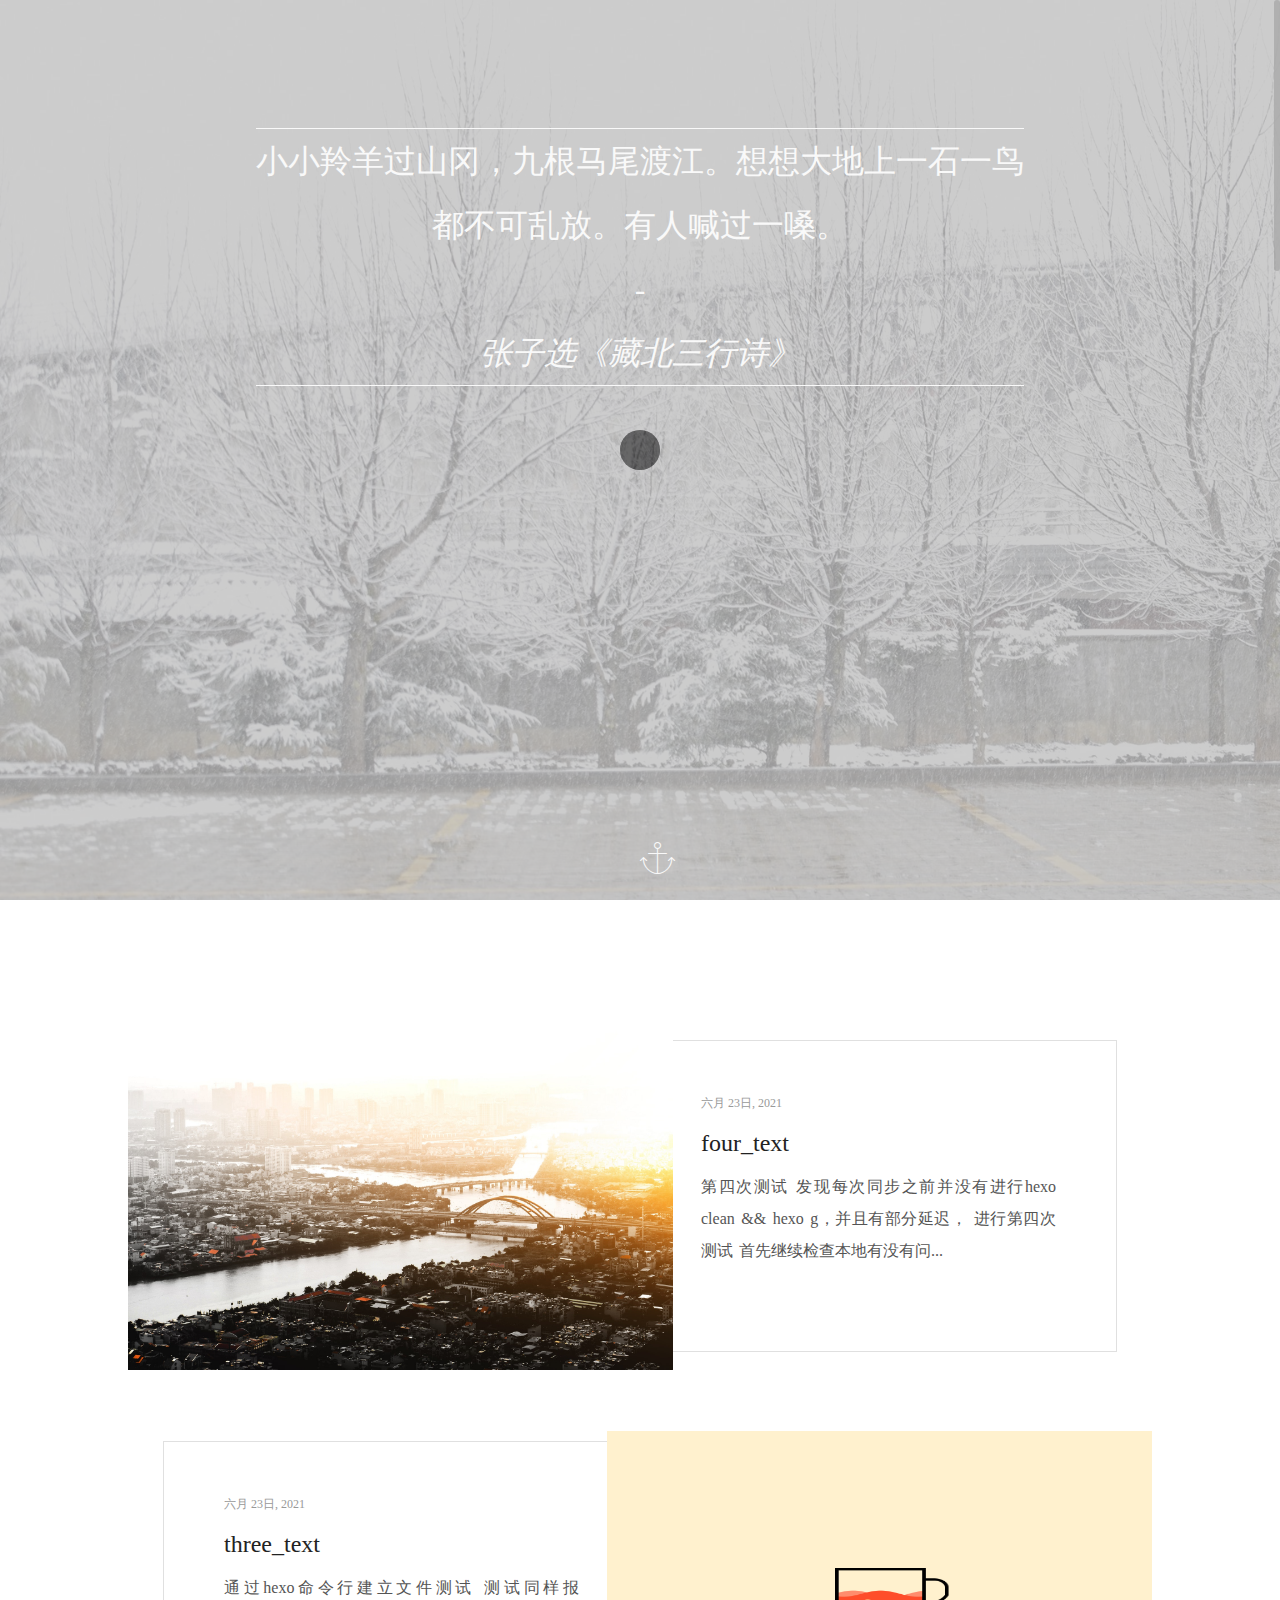
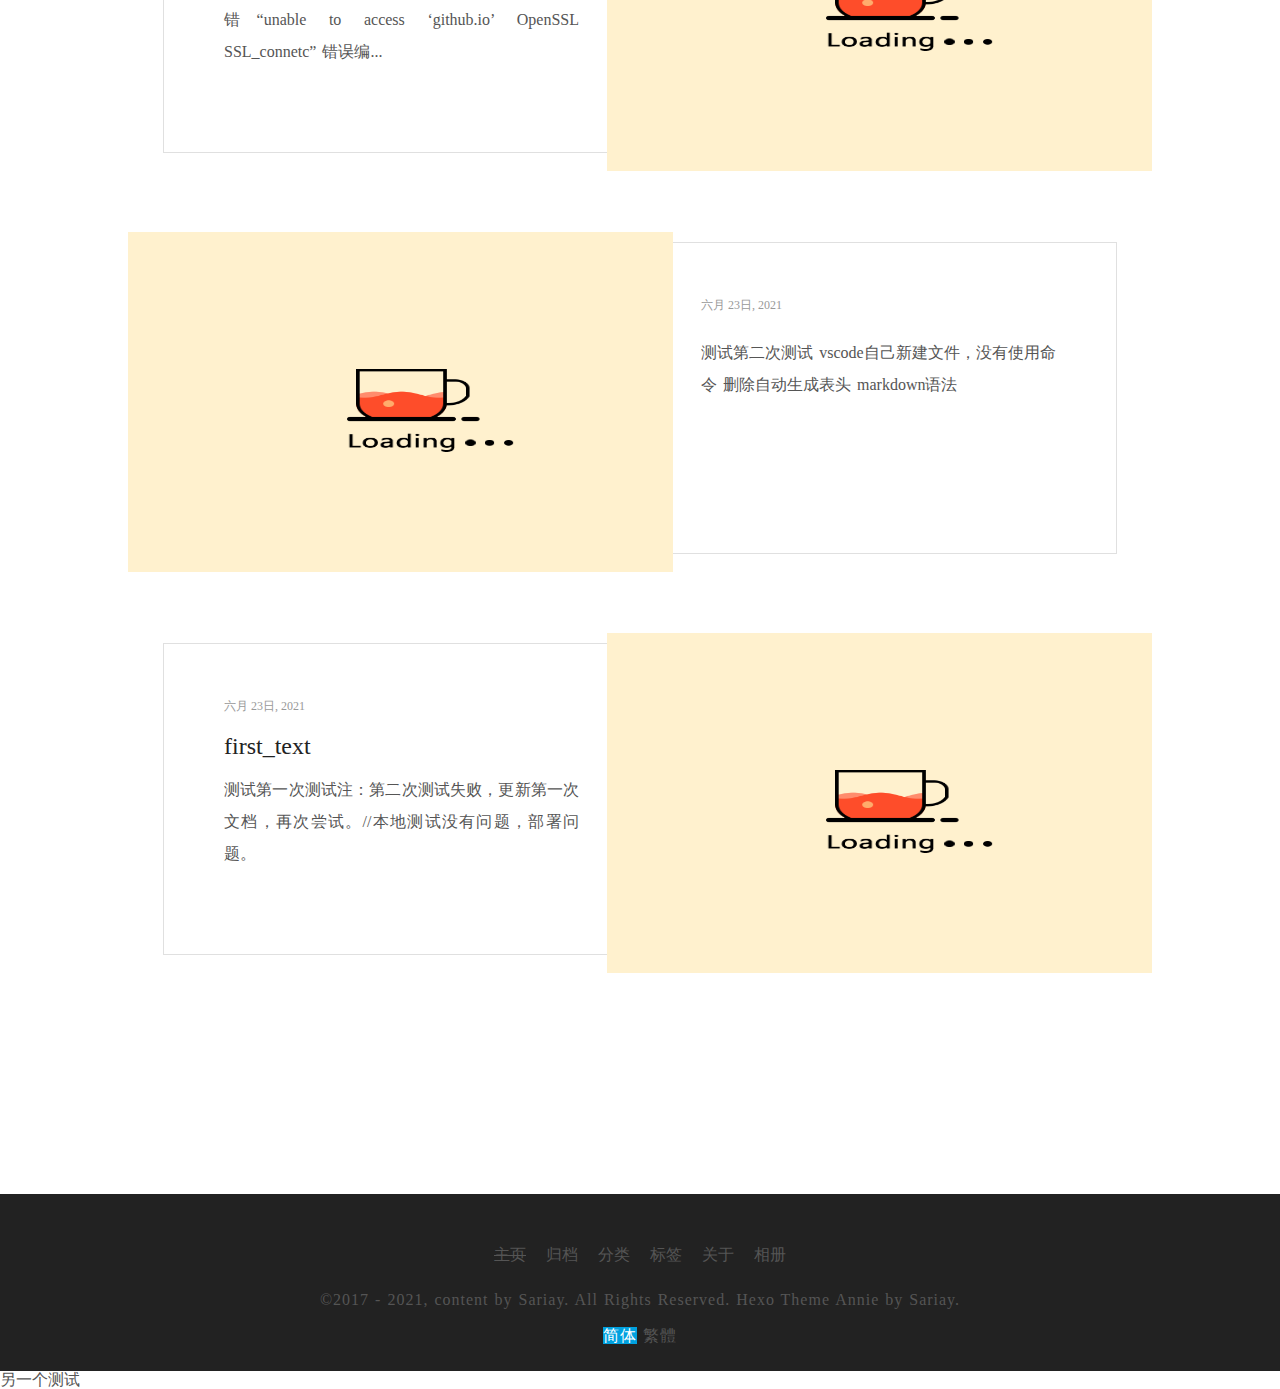
<file: index.html>
<!--
	作者：Sariay
	时间：2018-08-26
	描述：There may be a bug, but don't worry, Qiling(器灵) says that it can work normally! aha!
-->
<!DOCTYPE html>
<html class="html-loading">
		

<head>
	<meta charset="utf-8">
  <meta http-equiv="X-UA-Compatible" content="IE=edge,chrome=1">
	<meta name="viewport" content="width=device-width, initial-scale=1, maximum-scale=1.0, user-scalable=no">
  <title>
    
      Hyman-Blog
    
  </title>
  <meta name="author" content="Hyman">
  <meta name="keywords" content="" />
  <meta name="description" content="" />
	<!-- favicon -->
  <link rel="shortcut icon" href="/img/favicon.ico">

  <!-- css -->
  
<link rel="stylesheet" href="/css/Annie.css">

  
  <!-- jquery -->
	
<script src="/plugin/jquery/jquery.min.js"></script>


<script>
    const CONFIG_BGIMAGE = {
      mode: 'normal',
      normalSrc: '/img/header-bg.jpg',
      randomYouMax: 110,
      randomYouSrc: 'https://sariay.github.io/Random-img/',
	  randomOtherSrc: 'https://api.berryapi.net/?service=App.Bing.Images&day=-0',
	  preloaderEnable: true
    }
	
    const CONFIG_LEACLOUD_COUNT = {
      enable: false,
	  appId: 'AU8...',
	  appKey: '4cU...',
	  serverURLs: 'http' || ' '
    }
  </script>
<meta name="generator" content="Hexo 5.4.0"></head>
	<body>
		<!-- Preloader -->

	<div id="preloader">
		<div class="pre-container">
			
				<div class="spinner">
					<div class="double-bounce1"></div>
					<div class="double-bounce2"></div>
				</div>
						
		</div>
	</div>


<!-- header -->
<header class="fixbackground bg-pan-br">
	<div class="mask">
		<!-- motto -->
		<div class="h-body">	
			
				<div class="motto text-shadow-pop-left">
					<p class="content" id="motto-content">获取中...</p>
					<p>-<p>
					<p class="author" id="motto-author">Just a minute...</p>
				</div>
			
		</div>
		
		<!-- others: such as time... -->			
		<div class="h-footer">
			<a href="javascript:;" id="read-more" class="scroll-down">
				<span class="icon-anchor1 animation-scroll-down"></span>
			</a>
		</div>
	</div>
</header>

<div id="navigation-hide">
	<!-- Progress bar -->
	<div id="progress-bar"></div>

	<!-- Progress percent -->
	<div id="progress-percentage"><span>0.0%</span></div>

	<div class="toc-switch"><span class="switch-button">目录</span></div>

	<!-- Page title -->
	<p>
		
			主页
		
	</p>

	
	

	<!-- Nav trigger for navigation-H-->
	<a class="nav-trigger"><span></span></a>
</div>

<!-- Navigation in div(id="navigation-H") -->
<nav class="nav-container" id="cd-nav">
	<div class="nav-header">
		<span class="logo"> 
			<img src="/img/logo.png">
		</span>
		<a href="javascript:;" class="nav-close"></a>
	</div>
	
	<div class="nav-body">
		<ul id="global-nav">
	
		<li class="menu-home">
			<a href="/" class="menu-item-home" target="_blank">主页</a>
		</li>
		
	
		<li class="menu-archive">
			<a href="/archives" class="menu-item-archive" target="_blank">归档</a>
		</li>
		
	
		<li class="menu-categories">
			<a href="/categories" class="menu-item-categories" target="_blank">分类</a>
		</li>
		
	
		<li class="menu-tags">
			<a href="/tags" class="menu-item-tags" target="_blank">标签</a>
		</li>
		
	
		<li class="menu-about">
			<a href="/about" class="menu-item-about" target="_blank">关于</a>
		</li>
		
	
		<li class="menu-gallery">
			<a href="/gallery" class="menu-item-gallery" target="_blank">相册</a>
		</li>
		
	

	
</ul>
	</div>
	
	<div class="nav-footer">
		<ul id="global-social">
	
		<li>
			<a href="http://github.com/" target="_blank">
				<span class="icon-one"><span class="path1"></span><span class="path2"></span></span>
			</a>
		</li>
	
		<li>
			<a href="http://github.com/" target="_blank">
				<span class="icon-zhihu"></span>
			</a>
		</li>
	
		<li>
			<a href="http://github.com/" target="_blank">
				<span class="icon-github"></span>
			</a>
		</li>
	
		<li>
			<a href="http://github.com/" target="_blank">
				<span class="icon-sina-weibo "></span>
			</a>
		</li>
	
		<li>
			<a href="http://github.com/" target="_blank">
				<span class="icon-pinterest2"></span>
			</a>
		</li>
	
		<li>
			<a href="http://github.com/" target="_blank">
				<span class="icon-instagram"></span>
			</a>
		</li>
	
		<li>
			<a href="http://github.com/" target="_blank">
				<span class="icon-twitter"></span>
			</a>
		</li>
	
		<li>
			<a href="/atom.xml" target="_blank">
				<span class="icon-rss"></span>
			</a>
		</li>
			
</ul>

	</div>
</nav>
			
		<!--main-->
		<main>
			



	<!--cart style-->
	<div class="layout-cart">
	<div id="layout-cart">
		
			<div class="post" id="post">
				<a class="post-cover" href="/2021/06/23/four-text/" title=" four_text " target="_blank">
					
					<img class="lazy" src="/img/lazy.gif" data-src="/img/cart_cover.jpg"/>
				</a>

				<div class="post-text">
					<p class="post-time">
						六月 23日, 2021
					</p>	
					<h3 class="post-title" id="post-title-index">
						<a href="/2021/06/23/four-text/" title="four_text">							
							
	<a href="/2021/06/23/four-text/" itemprop="url">
		four_text
	</a>

						</a>
					</h3>
					<p class="post-content">
						
							第四次测试
发现每次同步之前并没有进行hexo clean &amp;&amp; hexo g，并且有部分延迟，
进行第四次测试
首先继续检查本地有没有问...
						
					</p>
					<p class="post-meta">
						



					</p>
				</div>
			</div>
		
			<div class="post" id="post">
				<a class="post-cover" href="/2021/06/23/three-text/" title=" three_text " target="_blank">
					
					<img class="lazy" src="/img/lazy.gif" data-src="/img/cart_cover.jpg"/>
				</a>

				<div class="post-text">
					<p class="post-time">
						六月 23日, 2021
					</p>	
					<h3 class="post-title" id="post-title-index">
						<a href="/2021/06/23/three-text/" title="three_text">							
							
	<a href="/2021/06/23/three-text/" itemprop="url">
		three_text
	</a>

						</a>
					</h3>
					<p class="post-content">
						
							
通过hexo命令行建立文件测试
测试同样报错“unable to access ‘github.io’ OpenSSL SSL_connetc” 错误编...
						
					</p>
					<p class="post-meta">
						



					</p>
				</div>
			</div>
		
			<div class="post" id="post">
				<a class="post-cover" href="/2021/06/23/second_text/" title="  " target="_blank">
					
					<img class="lazy" src="/img/lazy.gif" data-src="/img/cart_cover.jpg"/>
				</a>

				<div class="post-text">
					<p class="post-time">
						六月 23日, 2021
					</p>	
					<h3 class="post-title" id="post-title-index">
						<a href="/2021/06/23/second_text/" title="">							
							
						</a>
					</h3>
					<p class="post-content">
						
							测试第二次测试
vscode自己新建文件，没有使用命令
删除自动生成表头
markdown语法


						
					</p>
					<p class="post-meta">
						



					</p>
				</div>
			</div>
		
			<div class="post" id="post">
				<a class="post-cover" href="/2021/06/23/first-text/" title=" first_text " target="_blank">
					
					<img class="lazy" src="/img/lazy.gif" data-src="/img/cart_cover.jpg"/>
				</a>

				<div class="post-text">
					<p class="post-time">
						六月 23日, 2021
					</p>	
					<h3 class="post-title" id="post-title-index">
						<a href="/2021/06/23/first-text/" title="first_text">							
							
	<a href="/2021/06/23/first-text/" itemprop="url">
		first_text
	</a>

						</a>
					</h3>
					<p class="post-content">
						
							测试第一次测试注：第二次测试失败，更新第一次文档，再次尝试。//本地测试没有问题，部署问题。

						
					</p>
					<p class="post-meta">
						



					</p>
				</div>
			</div>
		
	</div>
	
	
	<div id="pagination">
		
	</div>

	

</div>
	

		</main>

		<!--footer-->
		<footer>
	<div id="navigation-show">
		<ul id="global-nav">
	
		<li class="menu-home">
			<a href="/" class="menu-item-home" target="_blank">主页</a>
		</li>
		
	
		<li class="menu-archive">
			<a href="/archives" class="menu-item-archive" target="_blank">归档</a>
		</li>
		
	
		<li class="menu-categories">
			<a href="/categories" class="menu-item-categories" target="_blank">分类</a>
		</li>
		
	
		<li class="menu-tags">
			<a href="/tags" class="menu-item-tags" target="_blank">标签</a>
		</li>
		
	
		<li class="menu-about">
			<a href="/about" class="menu-item-about" target="_blank">关于</a>
		</li>
		
	
		<li class="menu-gallery">
			<a href="/gallery" class="menu-item-gallery" target="_blank">相册</a>
		</li>
		
	

	
</ul>
	</div>

	<div class="copyright">
		<p>
			 
				&copy;2017 - 2021, content by Sariay. All Rights Reserved.
			
			
				<a href="http://hexo.io/" title="Hexo" target="_blank" rel="noopener">Hexo</a> Theme <a href="https://github.com/Sariay/hexo-theme-Annie" title="Annie" target="_blank" rel="noopener">Annie</a> by Sariay.
			
		</p>
		<p>
			

	<!-- busuanzi -->
	<!-- busuanzi -->



			<a href="javascript:zh_tran('s');" class="zh_click" id="zh_click_s">简体</a> 
			<a href="javascript:zh_tran('t');" class="zh_click" id="zh_click_t">繁體</a>				
		</p>
	</div>		
</footer>
		<a href="test-site/index.html">另一个测试</a>
		
	<!-- Local or hitokoto! -->

	
<script src="/plugin/motto/motto.js"></script>

	
	<script type="text/javascript">
		(function motto(){
			let mottoText = getMingYanContent().split('</br> - </br>'),
			
			mottoTextContent = mottoText[0]?mottoText[0]:'请刷新...',
			
			mottoTextFrom = mottoText[1]?mottoText[1]:'one/一个';
			
			mottoTextContent = mottoTextContent.trim().substring(0, 100);
		
			$("#motto-content").html( mottoTextContent);
			$("#motto-author").html( mottoTextFrom  );
		})();	
	</script>	



<!-- love effect -->


<!-- back to top -->

	<div id="totop">
	<span class="icon-circle-up"></span>
</div>



<!-- site analysis -->


	<!-- site-analysis -->
	
	
	
	
	
 

<!-- leancloud -->


	<!-- leancloud -->
	<!--
	时间：2018-11-27
	描述：
		文章访问量：visitors
		文章喜欢量：likes	
		文章排行榜：topNPost
		其他得说明：
			01-Cookie相关的函数 
				https://blog.csdn.net/somehow1002/article/details/78511541（Author：somehow1002）
			02-visitors相关的函数 
				https://blog.csdn.net/u013553529/article/details/63357382（Author：爱博客大伯）
				https://notes.doublemine.me/2015-10-21-为NexT主题添加文章阅读量统计功能.html（Author：夏末）
			03-topNPost相关的函数
				https://hoxis.github.io/hexo-next-read-rank.html（Author：hoxis）
			04-likes相关的函数，
				参考了01 & 02进行简单的设计与实现
-->


	

  



<script src="/plugin/chinese/chinese.js"></script>
<script src="/plugin/imagelazyloader/yall.min.js"></script>
<script src="/plugin/imageloaded/imagesloaded.pkgd.min.js"></script>
<script src="/plugin/nicescroll/jquery.nicescroll.js"></script>
<script src="/plugin/resizediv/resizediv.js"></script>
<script src="/js/main.js"></script>

	</body>	
</html>
</file>
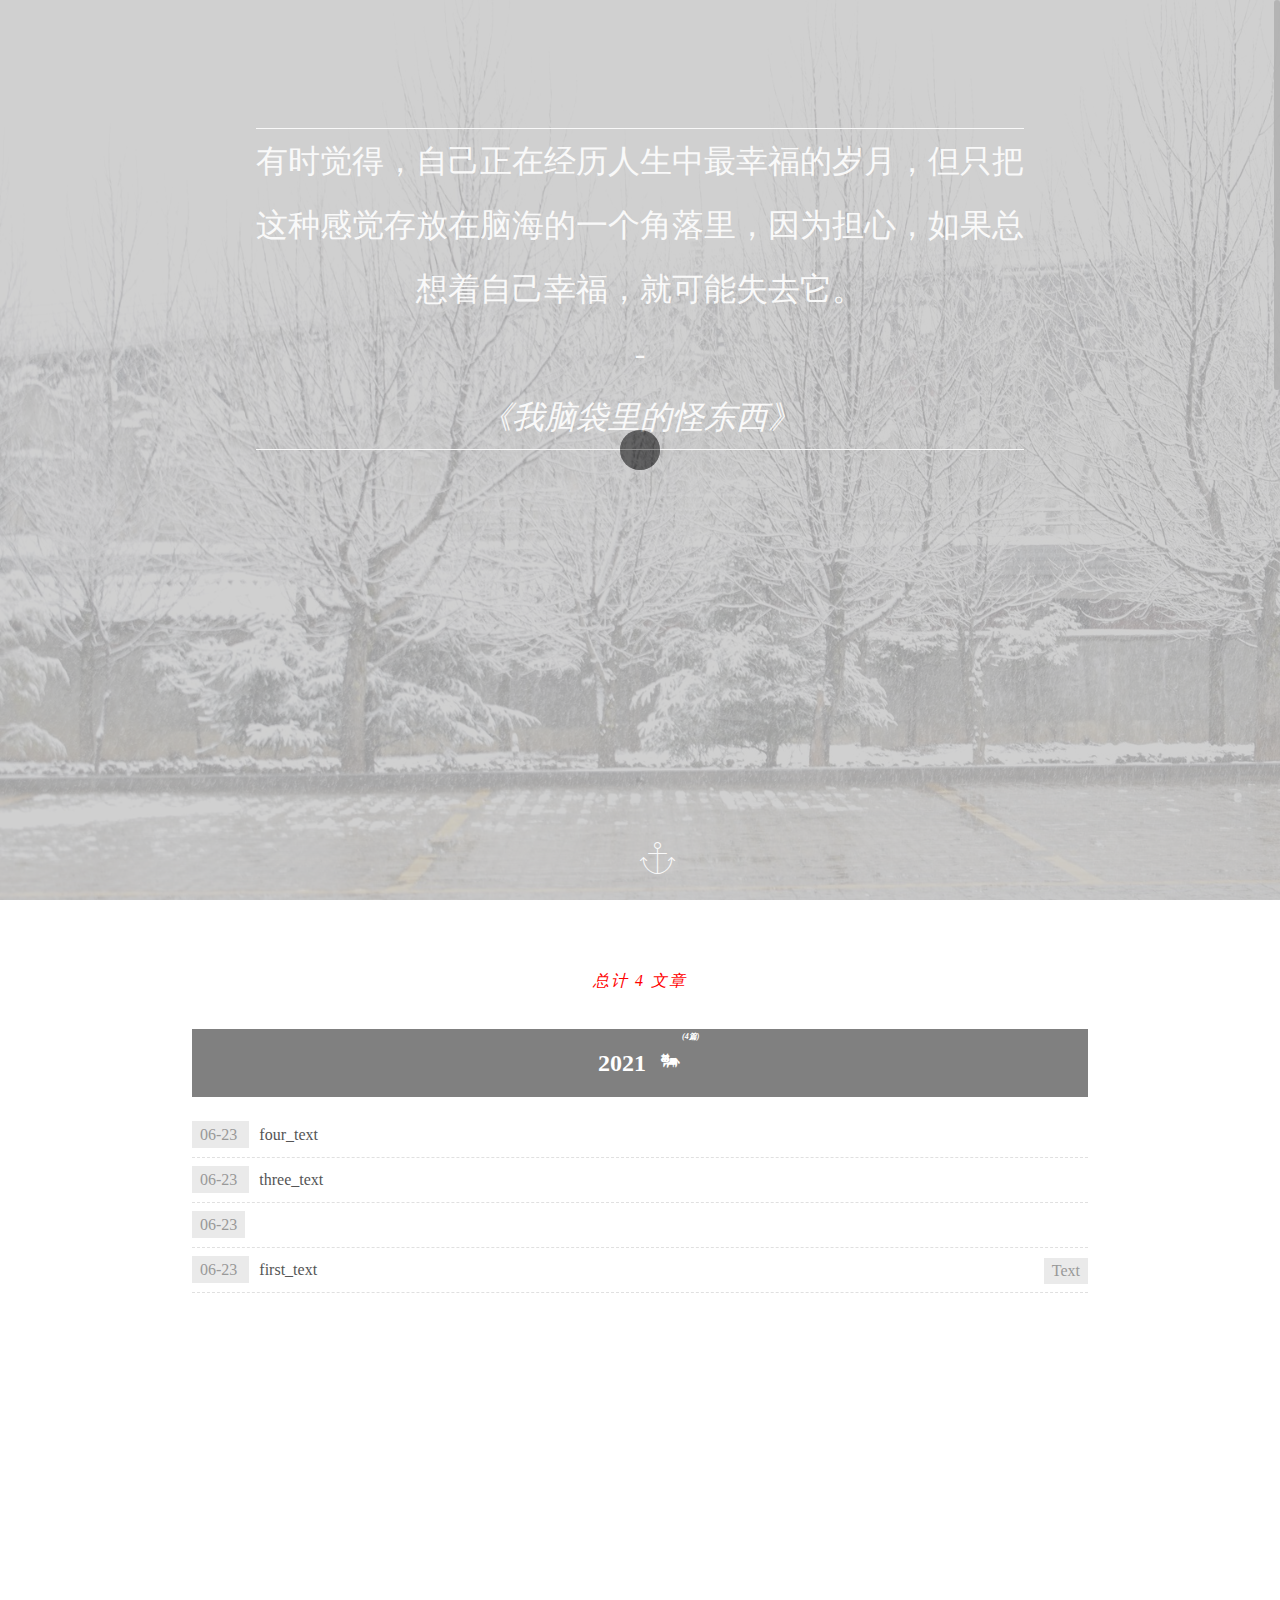
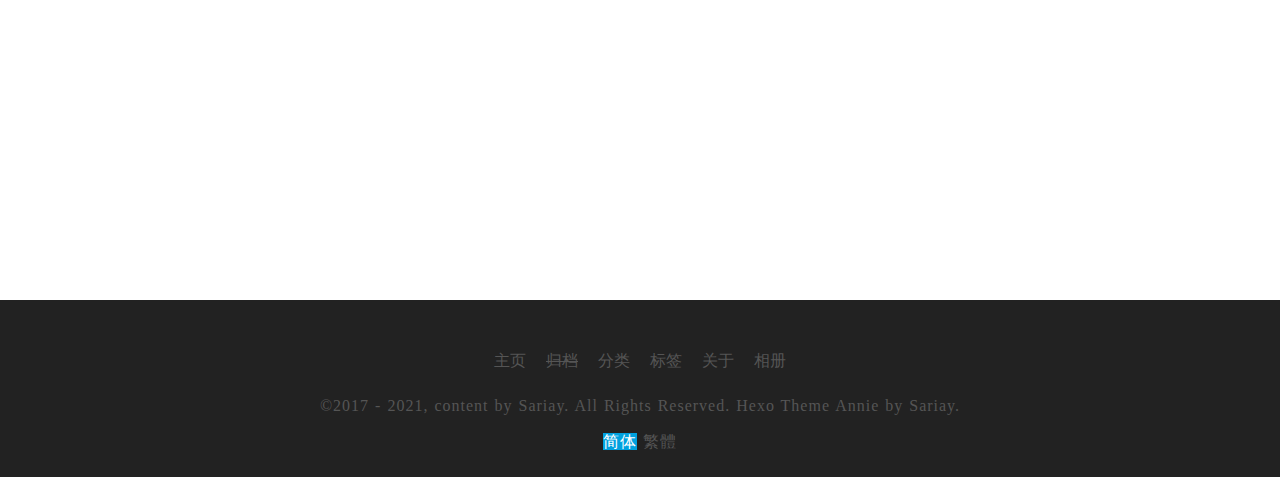
<file: archives/index.html>
<!--
	作者：Sariay
	时间：2018-08-26
	描述：There may be a bug, but don't worry, Qiling(器灵) says that it can work normally! aha!
-->
<!DOCTYPE html>
<html class="html-loading">
		

<head>
	<meta charset="utf-8">
  <meta http-equiv="X-UA-Compatible" content="IE=edge,chrome=1">
	<meta name="viewport" content="width=device-width, initial-scale=1, maximum-scale=1.0, user-scalable=no">
  <title>
    
      文章归档 | Hyman-Blog
    
  </title>
  <meta name="author" content="Hyman">
  <meta name="keywords" content="" />
  <meta name="description" content="" />
	<!-- favicon -->
  <link rel="shortcut icon" href="/img/favicon.ico">

  <!-- css -->
  
<link rel="stylesheet" href="/css/Annie.css">

  
  <!-- jquery -->
	
<script src="/plugin/jquery/jquery.min.js"></script>


<script>
    const CONFIG_BGIMAGE = {
      mode: 'normal',
      normalSrc: '/img/header-bg.jpg',
      randomYouMax: 110,
      randomYouSrc: 'https://sariay.github.io/Random-img/',
	  randomOtherSrc: 'https://api.berryapi.net/?service=App.Bing.Images&day=-0',
	  preloaderEnable: true
    }
	
    const CONFIG_LEACLOUD_COUNT = {
      enable: false,
	  appId: 'AU8...',
	  appKey: '4cU...',
	  serverURLs: 'http' || ' '
    }
  </script>
<meta name="generator" content="Hexo 5.4.0"></head>
	<body>
		<!-- Preloader -->

	<div id="preloader">
		<div class="pre-container">
			
				<div class="spinner">
					<div class="double-bounce1"></div>
					<div class="double-bounce2"></div>
				</div>
						
		</div>
	</div>


<!-- header -->
<header class="fixbackground bg-pan-br">
	<div class="mask">
		<!-- motto -->
		<div class="h-body">	
			
				<div class="motto text-shadow-pop-left">
					<p class="content" id="motto-content">获取中...</p>
					<p>-<p>
					<p class="author" id="motto-author">Just a minute...</p>
				</div>
			
		</div>
		
		<!-- others: such as time... -->			
		<div class="h-footer">
			<a href="javascript:;" id="read-more" class="scroll-down">
				<span class="icon-anchor1 animation-scroll-down"></span>
			</a>
		</div>
	</div>
</header>

<div id="navigation-hide">
	<!-- Progress bar -->
	<div id="progress-bar"></div>

	<!-- Progress percent -->
	<div id="progress-percentage"><span>0.0%</span></div>

	<div class="toc-switch"><span class="switch-button">目录</span></div>

	<!-- Page title -->
	<p>
		
			文章归档
		
	</p>

	
	

	<!-- Nav trigger for navigation-H-->
	<a class="nav-trigger"><span></span></a>
</div>

<!-- Navigation in div(id="navigation-H") -->
<nav class="nav-container" id="cd-nav">
	<div class="nav-header">
		<span class="logo"> 
			<img src="/img/logo.png">
		</span>
		<a href="javascript:;" class="nav-close"></a>
	</div>
	
	<div class="nav-body">
		<ul id="global-nav">
	
		<li class="menu-home">
			<a href="/" class="menu-item-home" target="_blank">主页</a>
		</li>
		
	
		<li class="menu-archive">
			<a href="/archives" class="menu-item-archive" target="_blank">归档</a>
		</li>
		
	
		<li class="menu-categories">
			<a href="/categories" class="menu-item-categories" target="_blank">分类</a>
		</li>
		
	
		<li class="menu-tags">
			<a href="/tags" class="menu-item-tags" target="_blank">标签</a>
		</li>
		
	
		<li class="menu-about">
			<a href="/about" class="menu-item-about" target="_blank">关于</a>
		</li>
		
	
		<li class="menu-gallery">
			<a href="/gallery" class="menu-item-gallery" target="_blank">相册</a>
		</li>
		
	

	
</ul>
	</div>
	
	<div class="nav-footer">
		<ul id="global-social">
	
		<li>
			<a href="http://github.com/" target="_blank">
				<span class="icon-one"><span class="path1"></span><span class="path2"></span></span>
			</a>
		</li>
	
		<li>
			<a href="http://github.com/" target="_blank">
				<span class="icon-zhihu"></span>
			</a>
		</li>
	
		<li>
			<a href="http://github.com/" target="_blank">
				<span class="icon-github"></span>
			</a>
		</li>
	
		<li>
			<a href="http://github.com/" target="_blank">
				<span class="icon-sina-weibo "></span>
			</a>
		</li>
	
		<li>
			<a href="http://github.com/" target="_blank">
				<span class="icon-pinterest2"></span>
			</a>
		</li>
	
		<li>
			<a href="http://github.com/" target="_blank">
				<span class="icon-instagram"></span>
			</a>
		</li>
	
		<li>
			<a href="http://github.com/" target="_blank">
				<span class="icon-twitter"></span>
			</a>
		</li>
	
		<li>
			<a href="/atom.xml" target="_blank">
				<span class="icon-rss"></span>
			</a>
		</li>
			
</ul>

	</div>
</nav>
			
		<!--main-->
		<main>
			<!--
	时间：2018-11-08
	描述：The archive module refers to 'https://1984n.win/archives-post/' & 'http://1900.live/one-theme/', include js、css. Relevant rights reserved by them! 
-->
<div class="layout-archive">
    <div class="i-container">
        <i class="fa fa-book i-tag">
			<!--
	Thec counter of post number  for archive.ejs.  
-->

	
	总计 4 文章
	

		</i>
    </div>

    <!-- Archive by year, display in page( archive ) -->
    <div id="layout-archive-year" style="display: 
                 	
            block">        
        
        
        <ul>
            
                <li>
                    <a href="/2021/06/23/four-text/">
            			<em year="2021">
                            06-23
                        </em>
        			    <span itemprop="name">
                            four_text
                        </span>
        			    
                    </a>
                </li>
            
                <li>
                    <a href="/2021/06/23/three-text/">
            			<em year="2021">
                            06-23
                        </em>
        			    <span itemprop="name">
                            three_text
                        </span>
        			    
                    </a>
                </li>
            
                <li>
                    <a href="/2021/06/23/second_text/">
            			<em year="2021">
                            06-23
                        </em>
        			    <span itemprop="name">
                            
                        </span>
        			    
                    </a>
                </li>
            
                <li>
                    <a href="/2021/06/23/first-text/">
            			<em year="2021">
                            06-23
                        </em>
        			    <span itemprop="name">
                            first_text
                        </span>
        			    
                			<a href="/tags/Text/" class="tag">
                				Text
                			</a>
                        
                    </a>
                </li>
            
        </ul>
    </div>

     <!-- Archive by month, called by page( categories, tags... ) -->
    <div id="layout-archive-month" style="display: 
         
            none"> 
        

        
        
            

            
                
                <h3 class="archive-year">
                    <!-- <a href="/archives/2021/06"> -->
                    <a>
                        2021 - 06
                    </a>
                </h3>
            

            <ul>
                <li>
                    <a href="/2021/06/23/four-text/">
                        <em>
                            06-23
                        </em>
                        <span itemprop="name">
                            four_text
                        </span>
                               
                    </a>
                </li>
            </ul>
        
            

            

            <ul>
                <li>
                    <a href="/2021/06/23/three-text/">
                        <em>
                            06-23
                        </em>
                        <span itemprop="name">
                            three_text
                        </span>
                               
                    </a>
                </li>
            </ul>
        
            

            

            <ul>
                <li>
                    <a href="/2021/06/23/second_text/">
                        <em>
                            06-23
                        </em>
                        <span itemprop="name">
                            
                        </span>
                               
                    </a>
                </li>
            </ul>
        
            

            

            <ul>
                <li>
                    <a href="/2021/06/23/first-text/">
                        <em>
                            06-23
                        </em>
                        <span itemprop="name">
                            first_text
                        </span>
                        
                            <a href="/tags/Text/" class="tag">
                                Text
                            </a>
                               
                    </a>
                </li>
            </ul>
        
    </div>

    
</div>
		</main>

		<!--footer-->
		<footer>
	<div id="navigation-show">
		<ul id="global-nav">
	
		<li class="menu-home">
			<a href="/" class="menu-item-home" target="_blank">主页</a>
		</li>
		
	
		<li class="menu-archive">
			<a href="/archives" class="menu-item-archive" target="_blank">归档</a>
		</li>
		
	
		<li class="menu-categories">
			<a href="/categories" class="menu-item-categories" target="_blank">分类</a>
		</li>
		
	
		<li class="menu-tags">
			<a href="/tags" class="menu-item-tags" target="_blank">标签</a>
		</li>
		
	
		<li class="menu-about">
			<a href="/about" class="menu-item-about" target="_blank">关于</a>
		</li>
		
	
		<li class="menu-gallery">
			<a href="/gallery" class="menu-item-gallery" target="_blank">相册</a>
		</li>
		
	

	
</ul>
	</div>

	<div class="copyright">
		<p>
			 
				&copy;2017 - 2021, content by Sariay. All Rights Reserved.
			
			
				<a href="http://hexo.io/" title="Hexo" target="_blank" rel="noopener">Hexo</a> Theme <a href="https://github.com/Sariay/hexo-theme-Annie" title="Annie" target="_blank" rel="noopener">Annie</a> by Sariay.
			
		</p>
		<p>
			

	<!-- busuanzi -->
	<!-- busuanzi -->



			<a href="javascript:zh_tran('s');" class="zh_click" id="zh_click_s">简体</a> 
			<a href="javascript:zh_tran('t');" class="zh_click" id="zh_click_t">繁體</a>				
		</p>
	</div>		
</footer>
		
	<!-- Local or hitokoto! -->

	
<script src="/plugin/motto/motto.js"></script>

	
	<script type="text/javascript">
		(function motto(){
			let mottoText = getMingYanContent().split('</br> - </br>'),
			
			mottoTextContent = mottoText[0]?mottoText[0]:'请刷新...',
			
			mottoTextFrom = mottoText[1]?mottoText[1]:'one/一个';
			
			mottoTextContent = mottoTextContent.trim().substring(0, 100);
		
			$("#motto-content").html( mottoTextContent);
			$("#motto-author").html( mottoTextFrom  );
		})();	
	</script>	



<!-- love effect -->


<!-- back to top -->

	<div id="totop">
	<span class="icon-circle-up"></span>
</div>



<!-- site analysis -->


	<!-- site-analysis -->
	
	
	
	
	
 

<!-- leancloud -->


	<!-- leancloud -->
	<!--
	时间：2018-11-27
	描述：
		文章访问量：visitors
		文章喜欢量：likes	
		文章排行榜：topNPost
		其他得说明：
			01-Cookie相关的函数 
				https://blog.csdn.net/somehow1002/article/details/78511541（Author：somehow1002）
			02-visitors相关的函数 
				https://blog.csdn.net/u013553529/article/details/63357382（Author：爱博客大伯）
				https://notes.doublemine.me/2015-10-21-为NexT主题添加文章阅读量统计功能.html（Author：夏末）
			03-topNPost相关的函数
				https://hoxis.github.io/hexo-next-read-rank.html（Author：hoxis）
			04-likes相关的函数，
				参考了01 & 02进行简单的设计与实现
-->


	

  



<script src="/plugin/chinese/chinese.js"></script>
<script src="/plugin/imagelazyloader/yall.min.js"></script>
<script src="/plugin/imageloaded/imagesloaded.pkgd.min.js"></script>
<script src="/plugin/nicescroll/jquery.nicescroll.js"></script>
<script src="/plugin/resizediv/resizediv.js"></script>
<script src="/js/main.js"></script>

	</body>	
</html>
</file>
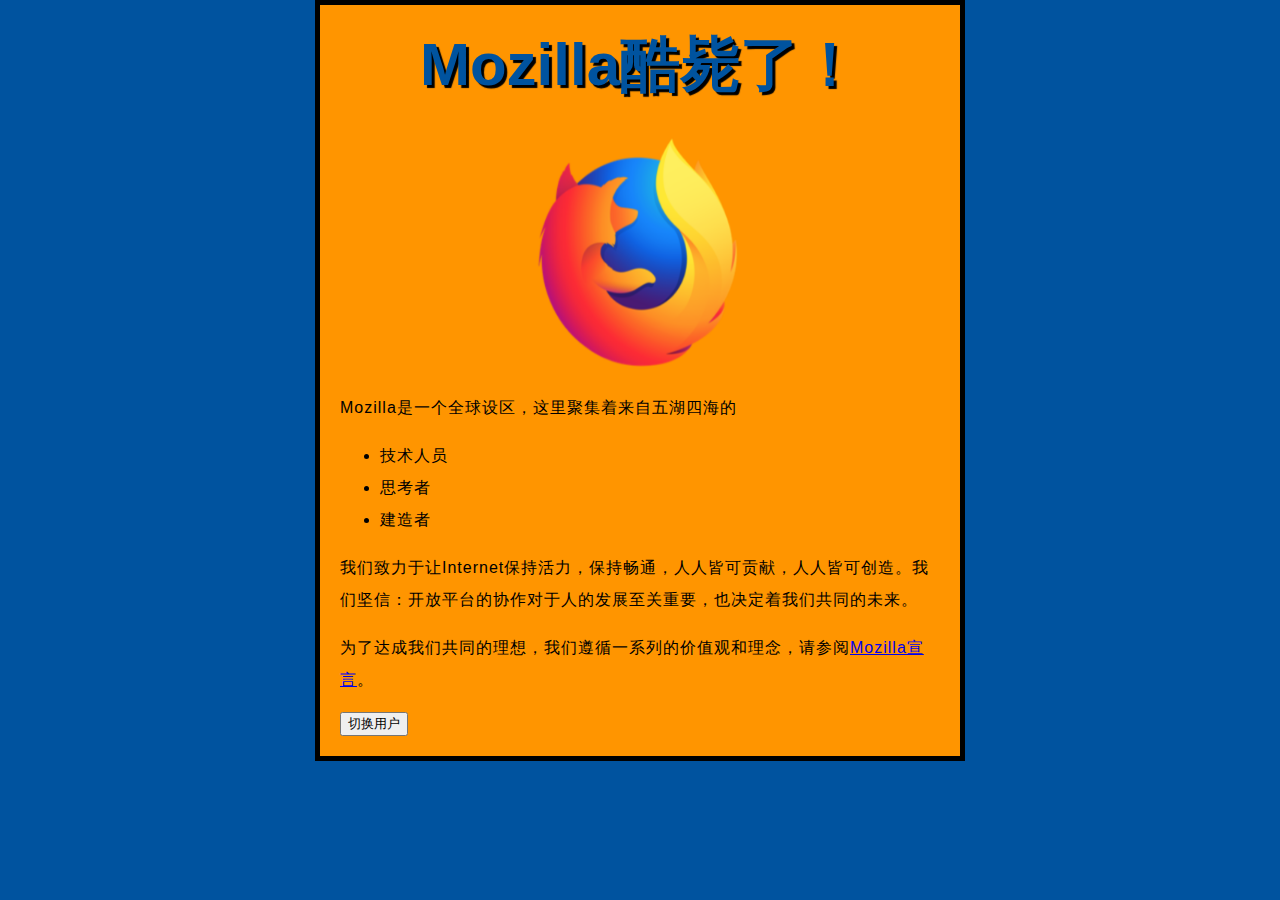
<file: test-site/index.html>
<!DOCTYPE html>
<html lang="en">
<head>
    <meta charset="UTF-8">
    <meta http-equiv="X-UA-Compatible" content="IE=edge">
    <meta name="viewport" content="width=device-width, initial-scale=1.0">
    <title>Document</title>
    <link rel="stylesheet" href="styles/styles.css">
</head>
<body>
    <h1>Mozilla酷毙了！</h1>
    <img src="images/firefox.png" alt="火狐浏览器标志">
    <p>Mozilla是一个全球设区，这里聚集着来自五湖四海的</p>
    <ul>
        <li>技术人员</li>
        <li>思考者</li>
        <li>建造者</li>
    </ul>
    <p>我们致力于让Internet保持活力，保持畅通，人人皆可贡献，人人皆可创造。我们坚信：开放平台的协作对于人的发展至关重要，也决定着我们共同的未来。</p>
    <p>为了达成我们共同的理想，我们遵循一系列的价值观和理念，请参阅<a href="https://www.mozilla.org/zh-CN/about/manifesto/">Mozilla宣言</a>。</p>

    <button>切换用户</button>
    <script src="scripts/main.js" defer></script>
</body>
</html>
</file>
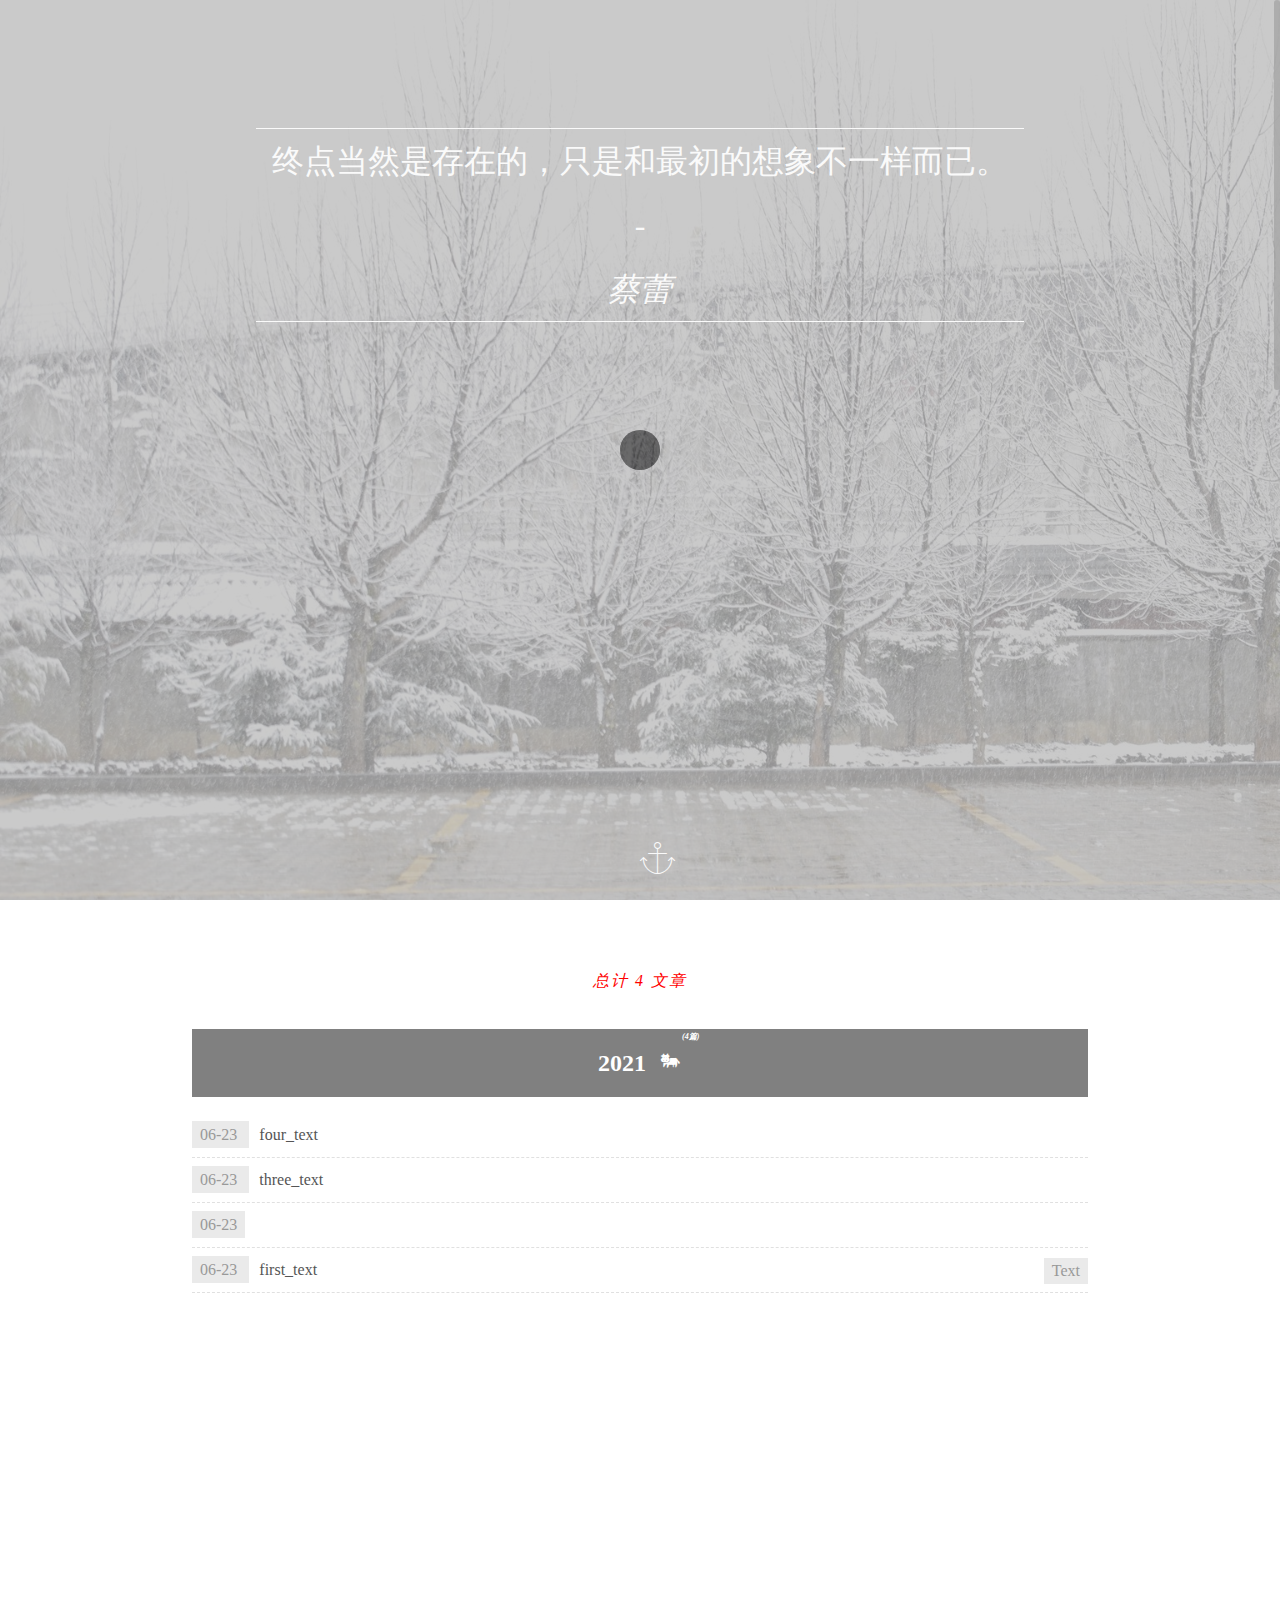
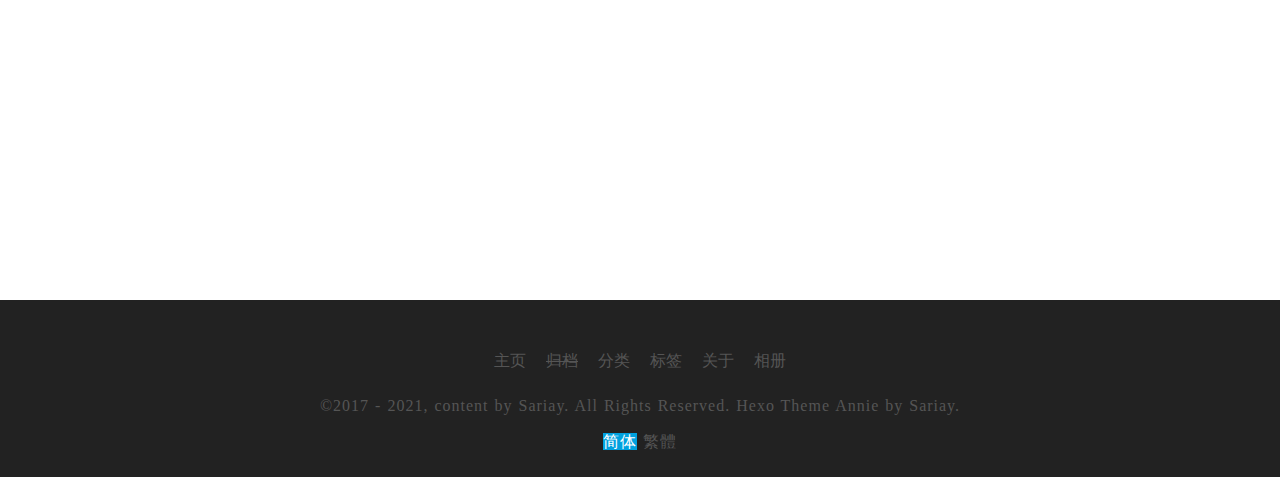
<file: archives/2021/index.html>
<!--
	作者：Sariay
	时间：2018-08-26
	描述：There may be a bug, but don't worry, Qiling(器灵) says that it can work normally! aha!
-->
<!DOCTYPE html>
<html class="html-loading">
		

<head>
	<meta charset="utf-8">
  <meta http-equiv="X-UA-Compatible" content="IE=edge,chrome=1">
	<meta name="viewport" content="width=device-width, initial-scale=1, maximum-scale=1.0, user-scalable=no">
  <title>
    
      文章归档: 2021 | Hyman-Blog
    
  </title>
  <meta name="author" content="Hyman">
  <meta name="keywords" content="" />
  <meta name="description" content="" />
	<!-- favicon -->
  <link rel="shortcut icon" href="/img/favicon.ico">

  <!-- css -->
  
<link rel="stylesheet" href="/css/Annie.css">

  
  <!-- jquery -->
	
<script src="/plugin/jquery/jquery.min.js"></script>


<script>
    const CONFIG_BGIMAGE = {
      mode: 'normal',
      normalSrc: '/img/header-bg.jpg',
      randomYouMax: 110,
      randomYouSrc: 'https://sariay.github.io/Random-img/',
	  randomOtherSrc: 'https://api.berryapi.net/?service=App.Bing.Images&day=-0',
	  preloaderEnable: true
    }
	
    const CONFIG_LEACLOUD_COUNT = {
      enable: false,
	  appId: 'AU8...',
	  appKey: '4cU...',
	  serverURLs: 'http' || ' '
    }
  </script>
<meta name="generator" content="Hexo 5.4.0"></head>
	<body>
		<!-- Preloader -->

	<div id="preloader">
		<div class="pre-container">
			
				<div class="spinner">
					<div class="double-bounce1"></div>
					<div class="double-bounce2"></div>
				</div>
						
		</div>
	</div>


<!-- header -->
<header class="fixbackground bg-pan-br">
	<div class="mask">
		<!-- motto -->
		<div class="h-body">	
			
				<div class="motto text-shadow-pop-left">
					<p class="content" id="motto-content">获取中...</p>
					<p>-<p>
					<p class="author" id="motto-author">Just a minute...</p>
				</div>
			
		</div>
		
		<!-- others: such as time... -->			
		<div class="h-footer">
			<a href="javascript:;" id="read-more" class="scroll-down">
				<span class="icon-anchor1 animation-scroll-down"></span>
			</a>
		</div>
	</div>
</header>

<div id="navigation-hide">
	<!-- Progress bar -->
	<div id="progress-bar"></div>

	<!-- Progress percent -->
	<div id="progress-percentage"><span>0.0%</span></div>

	<div class="toc-switch"><span class="switch-button">目录</span></div>

	<!-- Page title -->
	<p>
		
			文章归档
		
	</p>

	
	

	<!-- Nav trigger for navigation-H-->
	<a class="nav-trigger"><span></span></a>
</div>

<!-- Navigation in div(id="navigation-H") -->
<nav class="nav-container" id="cd-nav">
	<div class="nav-header">
		<span class="logo"> 
			<img src="/img/logo.png">
		</span>
		<a href="javascript:;" class="nav-close"></a>
	</div>
	
	<div class="nav-body">
		<ul id="global-nav">
	
		<li class="menu-home">
			<a href="/" class="menu-item-home" target="_blank">主页</a>
		</li>
		
	
		<li class="menu-archive">
			<a href="/archives" class="menu-item-archive" target="_blank">归档</a>
		</li>
		
	
		<li class="menu-categories">
			<a href="/categories" class="menu-item-categories" target="_blank">分类</a>
		</li>
		
	
		<li class="menu-tags">
			<a href="/tags" class="menu-item-tags" target="_blank">标签</a>
		</li>
		
	
		<li class="menu-about">
			<a href="/about" class="menu-item-about" target="_blank">关于</a>
		</li>
		
	
		<li class="menu-gallery">
			<a href="/gallery" class="menu-item-gallery" target="_blank">相册</a>
		</li>
		
	

	
</ul>
	</div>
	
	<div class="nav-footer">
		<ul id="global-social">
	
		<li>
			<a href="http://github.com/" target="_blank">
				<span class="icon-one"><span class="path1"></span><span class="path2"></span></span>
			</a>
		</li>
	
		<li>
			<a href="http://github.com/" target="_blank">
				<span class="icon-zhihu"></span>
			</a>
		</li>
	
		<li>
			<a href="http://github.com/" target="_blank">
				<span class="icon-github"></span>
			</a>
		</li>
	
		<li>
			<a href="http://github.com/" target="_blank">
				<span class="icon-sina-weibo "></span>
			</a>
		</li>
	
		<li>
			<a href="http://github.com/" target="_blank">
				<span class="icon-pinterest2"></span>
			</a>
		</li>
	
		<li>
			<a href="http://github.com/" target="_blank">
				<span class="icon-instagram"></span>
			</a>
		</li>
	
		<li>
			<a href="http://github.com/" target="_blank">
				<span class="icon-twitter"></span>
			</a>
		</li>
	
		<li>
			<a href="/atom.xml" target="_blank">
				<span class="icon-rss"></span>
			</a>
		</li>
			
</ul>

	</div>
</nav>
			
		<!--main-->
		<main>
			<!--
	时间：2018-11-08
	描述：The archive module refers to 'https://1984n.win/archives-post/' & 'http://1900.live/one-theme/', include js、css. Relevant rights reserved by them! 
-->
<div class="layout-archive">
    <div class="i-container">
        <i class="fa fa-book i-tag">
			<!--
	Thec counter of post number  for archive.ejs.  
-->

	
	总计 4 文章
	

		</i>
    </div>

    <!-- Archive by year, display in page( archive ) -->
    <div id="layout-archive-year" style="display: 
                 	
            block">        
        
        
        <ul>
            
                <li>
                    <a href="/2021/06/23/four-text/">
            			<em year="2021">
                            06-23
                        </em>
        			    <span itemprop="name">
                            four_text
                        </span>
        			    
                    </a>
                </li>
            
                <li>
                    <a href="/2021/06/23/three-text/">
            			<em year="2021">
                            06-23
                        </em>
        			    <span itemprop="name">
                            three_text
                        </span>
        			    
                    </a>
                </li>
            
                <li>
                    <a href="/2021/06/23/second_text/">
            			<em year="2021">
                            06-23
                        </em>
        			    <span itemprop="name">
                            
                        </span>
        			    
                    </a>
                </li>
            
                <li>
                    <a href="/2021/06/23/first-text/">
            			<em year="2021">
                            06-23
                        </em>
        			    <span itemprop="name">
                            first_text
                        </span>
        			    
                			<a href="/tags/Text/" class="tag">
                				Text
                			</a>
                        
                    </a>
                </li>
            
        </ul>
    </div>

     <!-- Archive by month, called by page( categories, tags... ) -->
    <div id="layout-archive-month" style="display: 
         
            none"> 
        

        
        
            

            
                
                <h3 class="archive-year">
                    <!-- <a href="/archives/2021/06"> -->
                    <a>
                        2021 - 06
                    </a>
                </h3>
            

            <ul>
                <li>
                    <a href="/2021/06/23/four-text/">
                        <em>
                            06-23
                        </em>
                        <span itemprop="name">
                            four_text
                        </span>
                               
                    </a>
                </li>
            </ul>
        
            

            

            <ul>
                <li>
                    <a href="/2021/06/23/three-text/">
                        <em>
                            06-23
                        </em>
                        <span itemprop="name">
                            three_text
                        </span>
                               
                    </a>
                </li>
            </ul>
        
            

            

            <ul>
                <li>
                    <a href="/2021/06/23/second_text/">
                        <em>
                            06-23
                        </em>
                        <span itemprop="name">
                            
                        </span>
                               
                    </a>
                </li>
            </ul>
        
            

            

            <ul>
                <li>
                    <a href="/2021/06/23/first-text/">
                        <em>
                            06-23
                        </em>
                        <span itemprop="name">
                            first_text
                        </span>
                        
                            <a href="/tags/Text/" class="tag">
                                Text
                            </a>
                               
                    </a>
                </li>
            </ul>
        
    </div>

    
</div>
		</main>

		<!--footer-->
		<footer>
	<div id="navigation-show">
		<ul id="global-nav">
	
		<li class="menu-home">
			<a href="/" class="menu-item-home" target="_blank">主页</a>
		</li>
		
	
		<li class="menu-archive">
			<a href="/archives" class="menu-item-archive" target="_blank">归档</a>
		</li>
		
	
		<li class="menu-categories">
			<a href="/categories" class="menu-item-categories" target="_blank">分类</a>
		</li>
		
	
		<li class="menu-tags">
			<a href="/tags" class="menu-item-tags" target="_blank">标签</a>
		</li>
		
	
		<li class="menu-about">
			<a href="/about" class="menu-item-about" target="_blank">关于</a>
		</li>
		
	
		<li class="menu-gallery">
			<a href="/gallery" class="menu-item-gallery" target="_blank">相册</a>
		</li>
		
	

	
</ul>
	</div>

	<div class="copyright">
		<p>
			 
				&copy;2017 - 2021, content by Sariay. All Rights Reserved.
			
			
				<a href="http://hexo.io/" title="Hexo" target="_blank" rel="noopener">Hexo</a> Theme <a href="https://github.com/Sariay/hexo-theme-Annie" title="Annie" target="_blank" rel="noopener">Annie</a> by Sariay.
			
		</p>
		<p>
			

	<!-- busuanzi -->
	<!-- busuanzi -->



			<a href="javascript:zh_tran('s');" class="zh_click" id="zh_click_s">简体</a> 
			<a href="javascript:zh_tran('t');" class="zh_click" id="zh_click_t">繁體</a>				
		</p>
	</div>		
</footer>
		
	<!-- Local or hitokoto! -->

	
<script src="/plugin/motto/motto.js"></script>

	
	<script type="text/javascript">
		(function motto(){
			let mottoText = getMingYanContent().split('</br> - </br>'),
			
			mottoTextContent = mottoText[0]?mottoText[0]:'请刷新...',
			
			mottoTextFrom = mottoText[1]?mottoText[1]:'one/一个';
			
			mottoTextContent = mottoTextContent.trim().substring(0, 100);
		
			$("#motto-content").html( mottoTextContent);
			$("#motto-author").html( mottoTextFrom  );
		})();	
	</script>	



<!-- love effect -->


<!-- back to top -->

	<div id="totop">
	<span class="icon-circle-up"></span>
</div>



<!-- site analysis -->


	<!-- site-analysis -->
	
	
	
	
	
 

<!-- leancloud -->


	<!-- leancloud -->
	<!--
	时间：2018-11-27
	描述：
		文章访问量：visitors
		文章喜欢量：likes	
		文章排行榜：topNPost
		其他得说明：
			01-Cookie相关的函数 
				https://blog.csdn.net/somehow1002/article/details/78511541（Author：somehow1002）
			02-visitors相关的函数 
				https://blog.csdn.net/u013553529/article/details/63357382（Author：爱博客大伯）
				https://notes.doublemine.me/2015-10-21-为NexT主题添加文章阅读量统计功能.html（Author：夏末）
			03-topNPost相关的函数
				https://hoxis.github.io/hexo-next-read-rank.html（Author：hoxis）
			04-likes相关的函数，
				参考了01 & 02进行简单的设计与实现
-->


	

  



<script src="/plugin/chinese/chinese.js"></script>
<script src="/plugin/imagelazyloader/yall.min.js"></script>
<script src="/plugin/imageloaded/imagesloaded.pkgd.min.js"></script>
<script src="/plugin/nicescroll/jquery.nicescroll.js"></script>
<script src="/plugin/resizediv/resizediv.js"></script>
<script src="/js/main.js"></script>

	</body>	
</html>
</file>
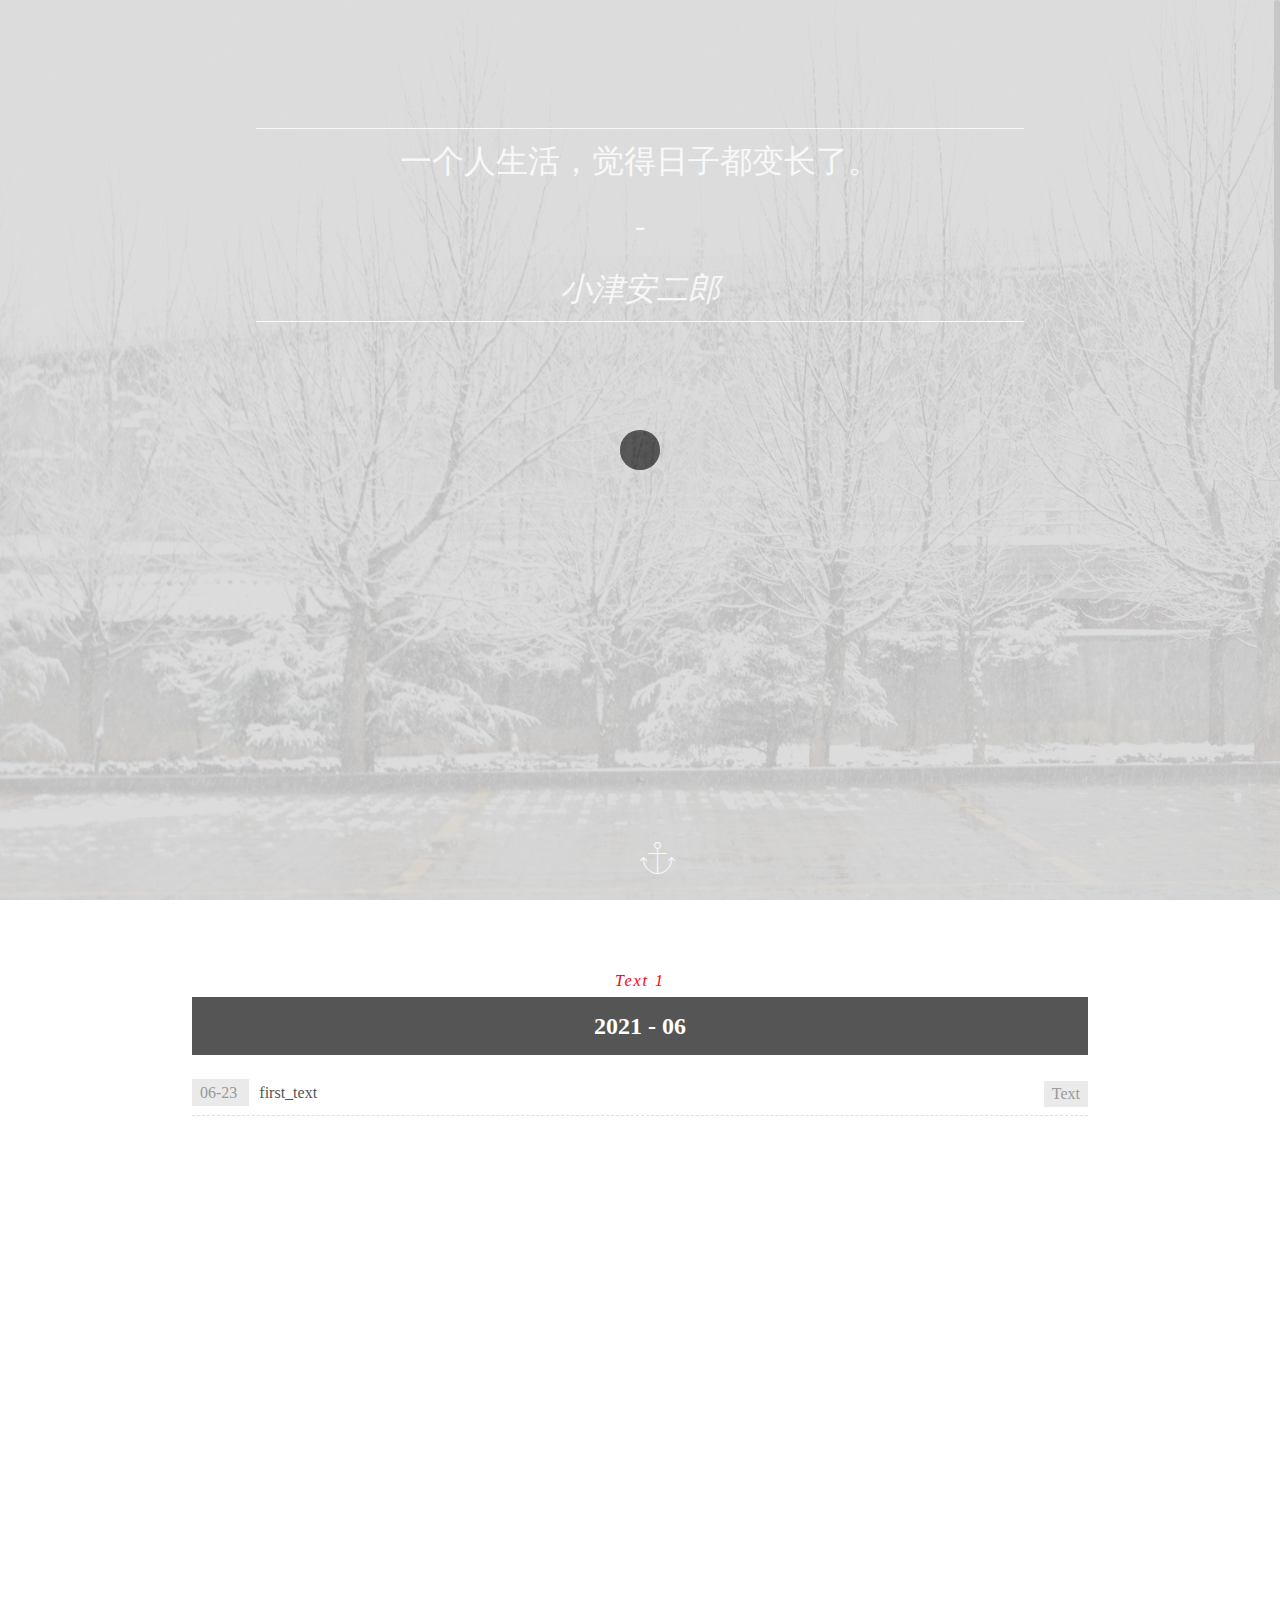
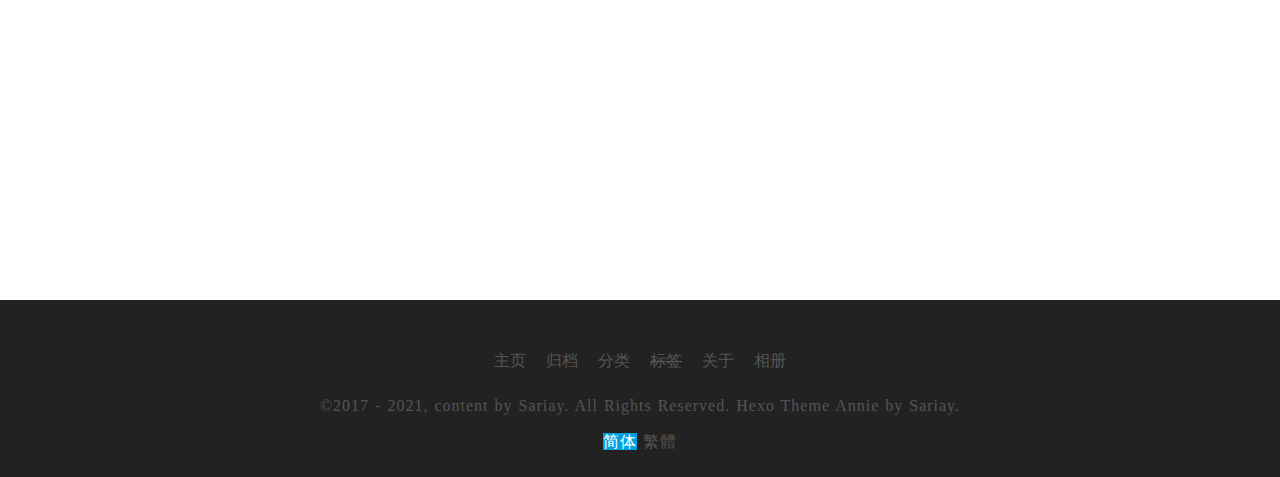
<file: tags/Text/index.html>
<!--
	作者：Sariay
	时间：2018-08-26
	描述：There may be a bug, but don't worry, Qiling(器灵) says that it can work normally! aha!
-->
<!DOCTYPE html>
<html class="html-loading">
		

<head>
	<meta charset="utf-8">
  <meta http-equiv="X-UA-Compatible" content="IE=edge,chrome=1">
	<meta name="viewport" content="width=device-width, initial-scale=1, maximum-scale=1.0, user-scalable=no">
  <title>
    
      tag: Text | Hyman-Blog
    
  </title>
  <meta name="author" content="Hyman">
  <meta name="keywords" content="" />
  <meta name="description" content="" />
	<!-- favicon -->
  <link rel="shortcut icon" href="/img/favicon.ico">

  <!-- css -->
  
<link rel="stylesheet" href="/css/Annie.css">

  
  <!-- jquery -->
	
<script src="/plugin/jquery/jquery.min.js"></script>


<script>
    const CONFIG_BGIMAGE = {
      mode: 'normal',
      normalSrc: '/img/header-bg.jpg',
      randomYouMax: 110,
      randomYouSrc: 'https://sariay.github.io/Random-img/',
	  randomOtherSrc: 'https://api.berryapi.net/?service=App.Bing.Images&day=-0',
	  preloaderEnable: true
    }
	
    const CONFIG_LEACLOUD_COUNT = {
      enable: false,
	  appId: 'AU8...',
	  appKey: '4cU...',
	  serverURLs: 'http' || ' '
    }
  </script>
<meta name="generator" content="Hexo 5.4.0"></head>
	<body>
		<!-- Preloader -->

	<div id="preloader">
		<div class="pre-container">
			
				<div class="spinner">
					<div class="double-bounce1"></div>
					<div class="double-bounce2"></div>
				</div>
						
		</div>
	</div>


<!-- header -->
<header class="fixbackground bg-pan-br">
	<div class="mask">
		<!-- motto -->
		<div class="h-body">	
			
				<div class="motto text-shadow-pop-left">
					<p class="content" id="motto-content">获取中...</p>
					<p>-<p>
					<p class="author" id="motto-author">Just a minute...</p>
				</div>
			
		</div>
		
		<!-- others: such as time... -->			
		<div class="h-footer">
			<a href="javascript:;" id="read-more" class="scroll-down">
				<span class="icon-anchor1 animation-scroll-down"></span>
			</a>
		</div>
	</div>
</header>

<div id="navigation-hide">
	<!-- Progress bar -->
	<div id="progress-bar"></div>

	<!-- Progress percent -->
	<div id="progress-percentage"><span>0.0%</span></div>

	<div class="toc-switch"><span class="switch-button">目录</span></div>

	<!-- Page title -->
	<p>
		
			标签
		
	</p>

	
	

	<!-- Nav trigger for navigation-H-->
	<a class="nav-trigger"><span></span></a>
</div>

<!-- Navigation in div(id="navigation-H") -->
<nav class="nav-container" id="cd-nav">
	<div class="nav-header">
		<span class="logo"> 
			<img src="/img/logo.png">
		</span>
		<a href="javascript:;" class="nav-close"></a>
	</div>
	
	<div class="nav-body">
		<ul id="global-nav">
	
		<li class="menu-home">
			<a href="/" class="menu-item-home" target="_blank">主页</a>
		</li>
		
	
		<li class="menu-archive">
			<a href="/archives" class="menu-item-archive" target="_blank">归档</a>
		</li>
		
	
		<li class="menu-categories">
			<a href="/categories" class="menu-item-categories" target="_blank">分类</a>
		</li>
		
	
		<li class="menu-tags">
			<a href="/tags" class="menu-item-tags" target="_blank">标签</a>
		</li>
		
	
		<li class="menu-about">
			<a href="/about" class="menu-item-about" target="_blank">关于</a>
		</li>
		
	
		<li class="menu-gallery">
			<a href="/gallery" class="menu-item-gallery" target="_blank">相册</a>
		</li>
		
	

	
</ul>
	</div>
	
	<div class="nav-footer">
		<ul id="global-social">
	
		<li>
			<a href="http://github.com/" target="_blank">
				<span class="icon-one"><span class="path1"></span><span class="path2"></span></span>
			</a>
		</li>
	
		<li>
			<a href="http://github.com/" target="_blank">
				<span class="icon-zhihu"></span>
			</a>
		</li>
	
		<li>
			<a href="http://github.com/" target="_blank">
				<span class="icon-github"></span>
			</a>
		</li>
	
		<li>
			<a href="http://github.com/" target="_blank">
				<span class="icon-sina-weibo "></span>
			</a>
		</li>
	
		<li>
			<a href="http://github.com/" target="_blank">
				<span class="icon-pinterest2"></span>
			</a>
		</li>
	
		<li>
			<a href="http://github.com/" target="_blank">
				<span class="icon-instagram"></span>
			</a>
		</li>
	
		<li>
			<a href="http://github.com/" target="_blank">
				<span class="icon-twitter"></span>
			</a>
		</li>
	
		<li>
			<a href="/atom.xml" target="_blank">
				<span class="icon-rss"></span>
			</a>
		</li>
			
</ul>

	</div>
</nav>
			
		<!--main-->
		<main>
			<!--
	时间：2018-11-08
	描述：The archive module refers to 'https://1984n.win/archives-post/' & 'http://1900.live/one-theme/', include js、css. Relevant rights reserved by them! 
-->
<div class="layout-archive">
    <div class="i-container">
        <i class="fa fa-book i-tag">
			<!--
	Thec counter of post number  for archive.ejs.  
-->

		 
	
	Text 1 
		

		</i>
    </div>

    <!-- Archive by year, display in page( archive ) -->
    <div id="layout-archive-year" style="display: 
        
        
        <ul>
            
                <li>
                    <a href="/2021/06/23/four-text/">
            			<em year="2021">
                            06-23
                        </em>
        			    <span itemprop="name">
                            four_text
                        </span>
        			    
                    </a>
                </li>
            
                <li>
                    <a href="/2021/06/23/three-text/">
            			<em year="2021">
                            06-23
                        </em>
        			    <span itemprop="name">
                            three_text
                        </span>
        			    
                    </a>
                </li>
            
                <li>
                    <a href="/2021/06/23/second_text/">
            			<em year="2021">
                            06-23
                        </em>
        			    <span itemprop="name">
                            
                        </span>
        			    
                    </a>
                </li>
            
                <li>
                    <a href="/2021/06/23/first-text/">
            			<em year="2021">
                            06-23
                        </em>
        			    <span itemprop="name">
                            first_text
                        </span>
        			    
                			<a href="/tags/Text/" class="tag">
                				Text
                			</a>
                        
                    </a>
                </li>
            
        </ul>
    </div>

     <!-- Archive by month, called by page( categories, tags... ) -->
    <div id="layout-archive-month" style="display: 
         
            block"> 
        

        
        
            

            
                
                <h3 class="archive-year">
                    <!-- <a href="/archives/2021/06"> -->
                    <a>
                        2021 - 06
                    </a>
                </h3>
            

            <ul>
                <li>
                    <a href="/2021/06/23/first-text/">
                        <em>
                            06-23
                        </em>
                        <span itemprop="name">
                            first_text
                        </span>
                        
                            <a href="/tags/Text/" class="tag">
                                Text
                            </a>
                               
                    </a>
                </li>
            </ul>
        
    </div>

    
        
	

	

    
</div>
		</main>

		<!--footer-->
		<footer>
	<div id="navigation-show">
		<ul id="global-nav">
	
		<li class="menu-home">
			<a href="/" class="menu-item-home" target="_blank">主页</a>
		</li>
		
	
		<li class="menu-archive">
			<a href="/archives" class="menu-item-archive" target="_blank">归档</a>
		</li>
		
	
		<li class="menu-categories">
			<a href="/categories" class="menu-item-categories" target="_blank">分类</a>
		</li>
		
	
		<li class="menu-tags">
			<a href="/tags" class="menu-item-tags" target="_blank">标签</a>
		</li>
		
	
		<li class="menu-about">
			<a href="/about" class="menu-item-about" target="_blank">关于</a>
		</li>
		
	
		<li class="menu-gallery">
			<a href="/gallery" class="menu-item-gallery" target="_blank">相册</a>
		</li>
		
	

	
</ul>
	</div>

	<div class="copyright">
		<p>
			 
				&copy;2017 - 2021, content by Sariay. All Rights Reserved.
			
			
				<a href="http://hexo.io/" title="Hexo" target="_blank" rel="noopener">Hexo</a> Theme <a href="https://github.com/Sariay/hexo-theme-Annie" title="Annie" target="_blank" rel="noopener">Annie</a> by Sariay.
			
		</p>
		<p>
			

	<!-- busuanzi -->
	<!-- busuanzi -->



			<a href="javascript:zh_tran('s');" class="zh_click" id="zh_click_s">简体</a> 
			<a href="javascript:zh_tran('t');" class="zh_click" id="zh_click_t">繁體</a>				
		</p>
	</div>		
</footer>
		
	<!-- Local or hitokoto! -->

	
<script src="/plugin/motto/motto.js"></script>

	
	<script type="text/javascript">
		(function motto(){
			let mottoText = getMingYanContent().split('</br> - </br>'),
			
			mottoTextContent = mottoText[0]?mottoText[0]:'请刷新...',
			
			mottoTextFrom = mottoText[1]?mottoText[1]:'one/一个';
			
			mottoTextContent = mottoTextContent.trim().substring(0, 100);
		
			$("#motto-content").html( mottoTextContent);
			$("#motto-author").html( mottoTextFrom  );
		})();	
	</script>	



<!-- love effect -->


<!-- back to top -->

	<div id="totop">
	<span class="icon-circle-up"></span>
</div>



<!-- site analysis -->


	<!-- site-analysis -->
	
	
	
	
	
 

<!-- leancloud -->


	<!-- leancloud -->
	<!--
	时间：2018-11-27
	描述：
		文章访问量：visitors
		文章喜欢量：likes	
		文章排行榜：topNPost
		其他得说明：
			01-Cookie相关的函数 
				https://blog.csdn.net/somehow1002/article/details/78511541（Author：somehow1002）
			02-visitors相关的函数 
				https://blog.csdn.net/u013553529/article/details/63357382（Author：爱博客大伯）
				https://notes.doublemine.me/2015-10-21-为NexT主题添加文章阅读量统计功能.html（Author：夏末）
			03-topNPost相关的函数
				https://hoxis.github.io/hexo-next-read-rank.html（Author：hoxis）
			04-likes相关的函数，
				参考了01 & 02进行简单的设计与实现
-->


	

  



<script src="/plugin/chinese/chinese.js"></script>
<script src="/plugin/imagelazyloader/yall.min.js"></script>
<script src="/plugin/imageloaded/imagesloaded.pkgd.min.js"></script>
<script src="/plugin/nicescroll/jquery.nicescroll.js"></script>
<script src="/plugin/resizediv/resizediv.js"></script>
<script src="/js/main.js"></script>

	</body>	
</html>
</file>
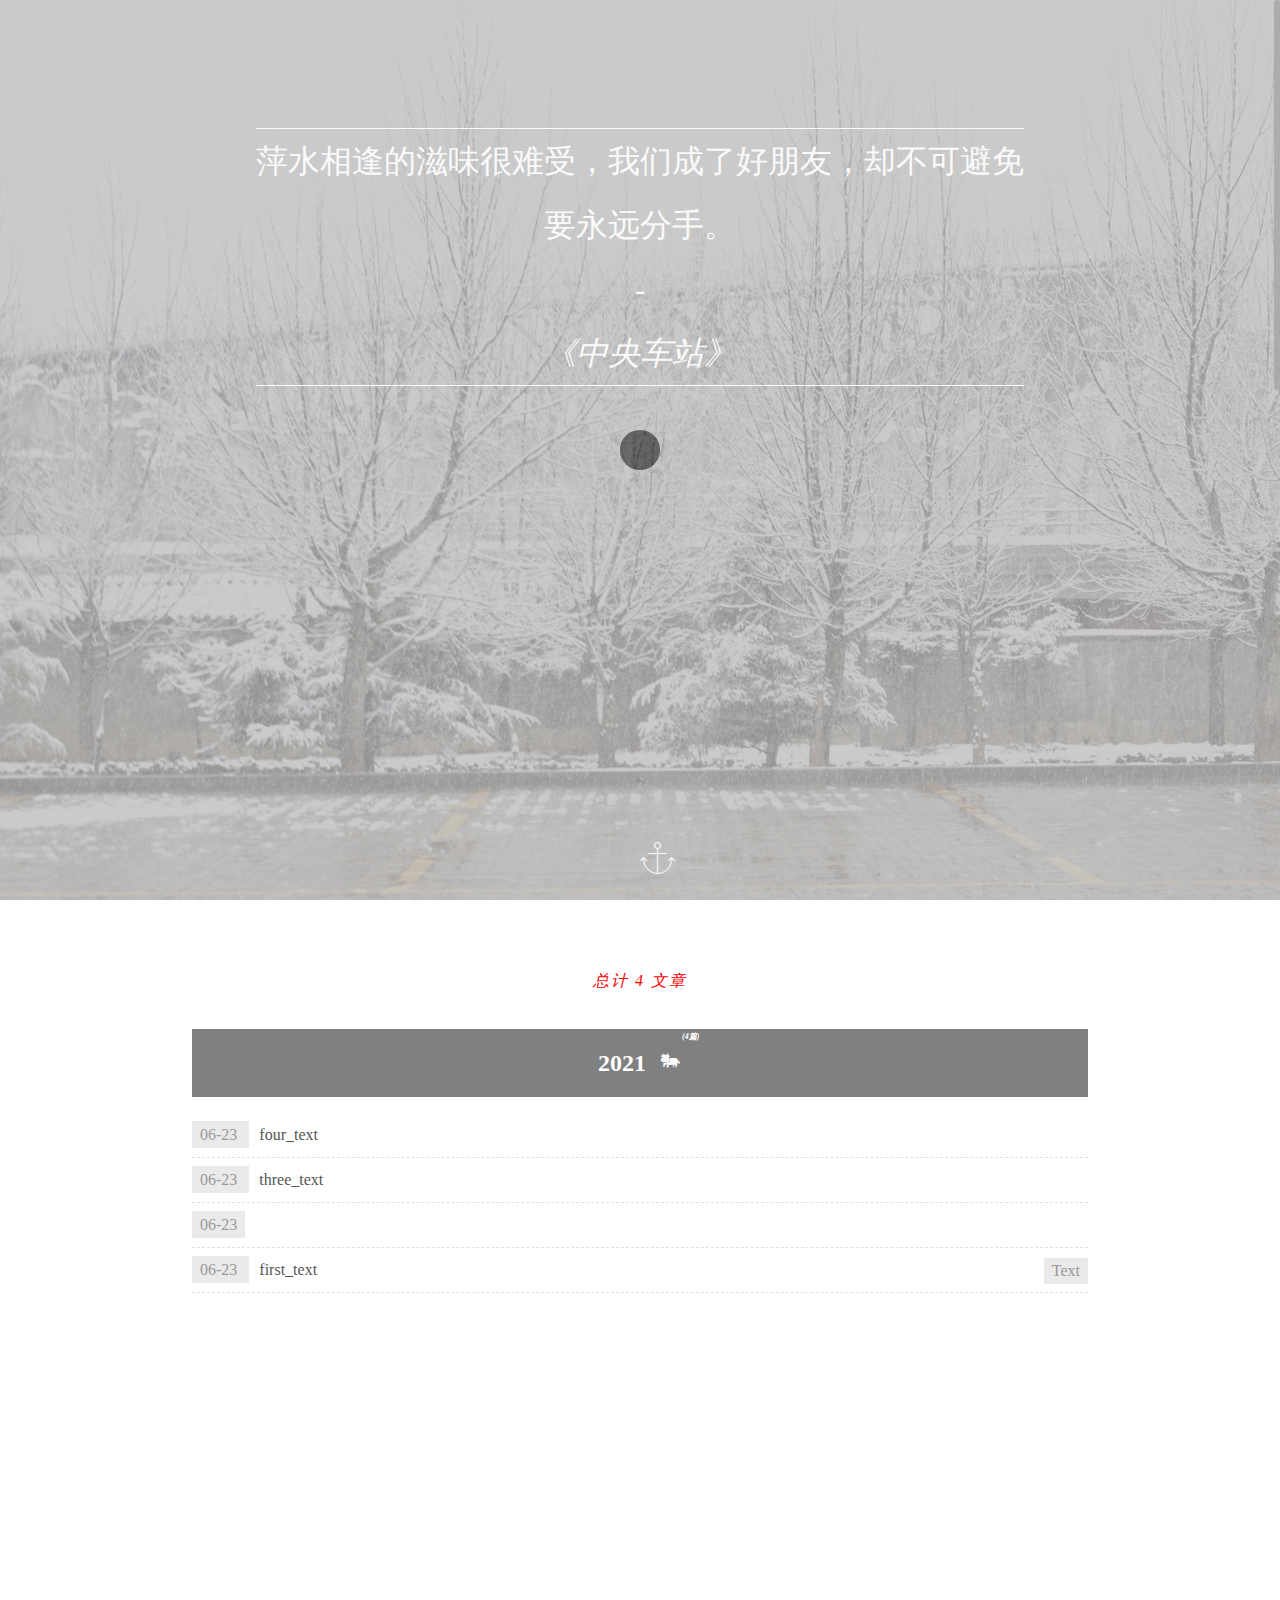
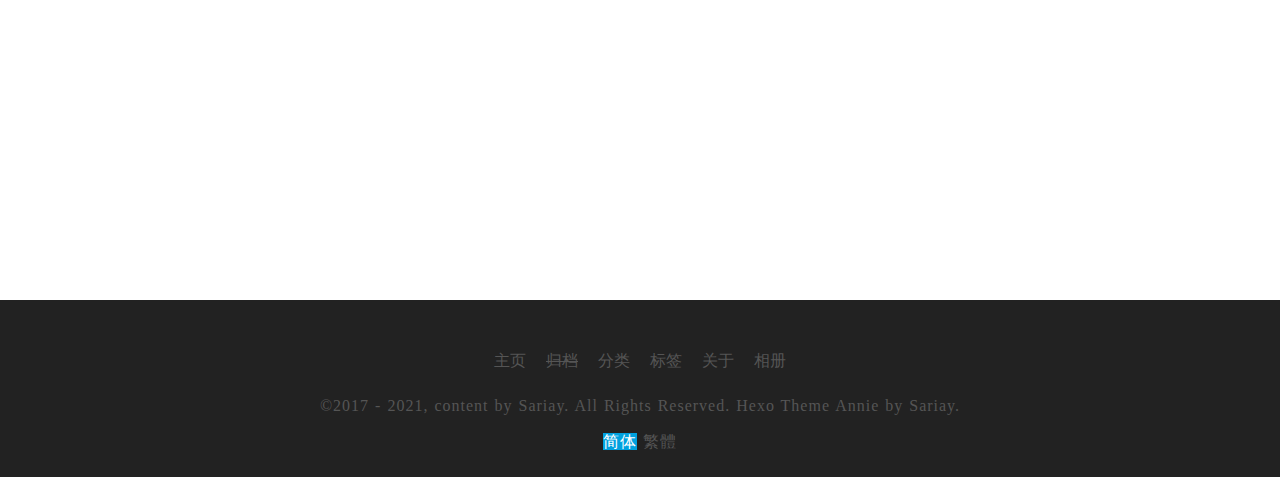
<file: archives/2021/06/index.html>
<!--
	作者：Sariay
	时间：2018-08-26
	描述：There may be a bug, but don't worry, Qiling(器灵) says that it can work normally! aha!
-->
<!DOCTYPE html>
<html class="html-loading">
		

<head>
	<meta charset="utf-8">
  <meta http-equiv="X-UA-Compatible" content="IE=edge,chrome=1">
	<meta name="viewport" content="width=device-width, initial-scale=1, maximum-scale=1.0, user-scalable=no">
  <title>
    
      文章归档: 2021/6 | Hyman-Blog
    
  </title>
  <meta name="author" content="Hyman">
  <meta name="keywords" content="" />
  <meta name="description" content="" />
	<!-- favicon -->
  <link rel="shortcut icon" href="/img/favicon.ico">

  <!-- css -->
  
<link rel="stylesheet" href="/css/Annie.css">

  
  <!-- jquery -->
	
<script src="/plugin/jquery/jquery.min.js"></script>


<script>
    const CONFIG_BGIMAGE = {
      mode: 'normal',
      normalSrc: '/img/header-bg.jpg',
      randomYouMax: 110,
      randomYouSrc: 'https://sariay.github.io/Random-img/',
	  randomOtherSrc: 'https://api.berryapi.net/?service=App.Bing.Images&day=-0',
	  preloaderEnable: true
    }
	
    const CONFIG_LEACLOUD_COUNT = {
      enable: false,
	  appId: 'AU8...',
	  appKey: '4cU...',
	  serverURLs: 'http' || ' '
    }
  </script>
<meta name="generator" content="Hexo 5.4.0"></head>
	<body>
		<!-- Preloader -->

	<div id="preloader">
		<div class="pre-container">
			
				<div class="spinner">
					<div class="double-bounce1"></div>
					<div class="double-bounce2"></div>
				</div>
						
		</div>
	</div>


<!-- header -->
<header class="fixbackground bg-pan-br">
	<div class="mask">
		<!-- motto -->
		<div class="h-body">	
			
				<div class="motto text-shadow-pop-left">
					<p class="content" id="motto-content">获取中...</p>
					<p>-<p>
					<p class="author" id="motto-author">Just a minute...</p>
				</div>
			
		</div>
		
		<!-- others: such as time... -->			
		<div class="h-footer">
			<a href="javascript:;" id="read-more" class="scroll-down">
				<span class="icon-anchor1 animation-scroll-down"></span>
			</a>
		</div>
	</div>
</header>

<div id="navigation-hide">
	<!-- Progress bar -->
	<div id="progress-bar"></div>

	<!-- Progress percent -->
	<div id="progress-percentage"><span>0.0%</span></div>

	<div class="toc-switch"><span class="switch-button">目录</span></div>

	<!-- Page title -->
	<p>
		
			文章归档
		
	</p>

	
	

	<!-- Nav trigger for navigation-H-->
	<a class="nav-trigger"><span></span></a>
</div>

<!-- Navigation in div(id="navigation-H") -->
<nav class="nav-container" id="cd-nav">
	<div class="nav-header">
		<span class="logo"> 
			<img src="/img/logo.png">
		</span>
		<a href="javascript:;" class="nav-close"></a>
	</div>
	
	<div class="nav-body">
		<ul id="global-nav">
	
		<li class="menu-home">
			<a href="/" class="menu-item-home" target="_blank">主页</a>
		</li>
		
	
		<li class="menu-archive">
			<a href="/archives" class="menu-item-archive" target="_blank">归档</a>
		</li>
		
	
		<li class="menu-categories">
			<a href="/categories" class="menu-item-categories" target="_blank">分类</a>
		</li>
		
	
		<li class="menu-tags">
			<a href="/tags" class="menu-item-tags" target="_blank">标签</a>
		</li>
		
	
		<li class="menu-about">
			<a href="/about" class="menu-item-about" target="_blank">关于</a>
		</li>
		
	
		<li class="menu-gallery">
			<a href="/gallery" class="menu-item-gallery" target="_blank">相册</a>
		</li>
		
	

	
</ul>
	</div>
	
	<div class="nav-footer">
		<ul id="global-social">
	
		<li>
			<a href="http://github.com/" target="_blank">
				<span class="icon-one"><span class="path1"></span><span class="path2"></span></span>
			</a>
		</li>
	
		<li>
			<a href="http://github.com/" target="_blank">
				<span class="icon-zhihu"></span>
			</a>
		</li>
	
		<li>
			<a href="http://github.com/" target="_blank">
				<span class="icon-github"></span>
			</a>
		</li>
	
		<li>
			<a href="http://github.com/" target="_blank">
				<span class="icon-sina-weibo "></span>
			</a>
		</li>
	
		<li>
			<a href="http://github.com/" target="_blank">
				<span class="icon-pinterest2"></span>
			</a>
		</li>
	
		<li>
			<a href="http://github.com/" target="_blank">
				<span class="icon-instagram"></span>
			</a>
		</li>
	
		<li>
			<a href="http://github.com/" target="_blank">
				<span class="icon-twitter"></span>
			</a>
		</li>
	
		<li>
			<a href="/atom.xml" target="_blank">
				<span class="icon-rss"></span>
			</a>
		</li>
			
</ul>

	</div>
</nav>
			
		<!--main-->
		<main>
			<!--
	时间：2018-11-08
	描述：The archive module refers to 'https://1984n.win/archives-post/' & 'http://1900.live/one-theme/', include js、css. Relevant rights reserved by them! 
-->
<div class="layout-archive">
    <div class="i-container">
        <i class="fa fa-book i-tag">
			<!--
	Thec counter of post number  for archive.ejs.  
-->

	
	总计 4 文章
	

		</i>
    </div>

    <!-- Archive by year, display in page( archive ) -->
    <div id="layout-archive-year" style="display: 
                 	
            block">        
        
        
        <ul>
            
                <li>
                    <a href="/2021/06/23/four-text/">
            			<em year="2021">
                            06-23
                        </em>
        			    <span itemprop="name">
                            four_text
                        </span>
        			    
                    </a>
                </li>
            
                <li>
                    <a href="/2021/06/23/three-text/">
            			<em year="2021">
                            06-23
                        </em>
        			    <span itemprop="name">
                            three_text
                        </span>
        			    
                    </a>
                </li>
            
                <li>
                    <a href="/2021/06/23/second_text/">
            			<em year="2021">
                            06-23
                        </em>
        			    <span itemprop="name">
                            
                        </span>
        			    
                    </a>
                </li>
            
                <li>
                    <a href="/2021/06/23/first-text/">
            			<em year="2021">
                            06-23
                        </em>
        			    <span itemprop="name">
                            first_text
                        </span>
        			    
                			<a href="/tags/Text/" class="tag">
                				Text
                			</a>
                        
                    </a>
                </li>
            
        </ul>
    </div>

     <!-- Archive by month, called by page( categories, tags... ) -->
    <div id="layout-archive-month" style="display: 
         
            none"> 
        

        
        
            

            
                
                <h3 class="archive-year">
                    <!-- <a href="/archives/2021/06"> -->
                    <a>
                        2021 - 06
                    </a>
                </h3>
            

            <ul>
                <li>
                    <a href="/2021/06/23/four-text/">
                        <em>
                            06-23
                        </em>
                        <span itemprop="name">
                            four_text
                        </span>
                               
                    </a>
                </li>
            </ul>
        
            

            

            <ul>
                <li>
                    <a href="/2021/06/23/three-text/">
                        <em>
                            06-23
                        </em>
                        <span itemprop="name">
                            three_text
                        </span>
                               
                    </a>
                </li>
            </ul>
        
            

            

            <ul>
                <li>
                    <a href="/2021/06/23/second_text/">
                        <em>
                            06-23
                        </em>
                        <span itemprop="name">
                            
                        </span>
                               
                    </a>
                </li>
            </ul>
        
            

            

            <ul>
                <li>
                    <a href="/2021/06/23/first-text/">
                        <em>
                            06-23
                        </em>
                        <span itemprop="name">
                            first_text
                        </span>
                        
                            <a href="/tags/Text/" class="tag">
                                Text
                            </a>
                               
                    </a>
                </li>
            </ul>
        
    </div>

    
</div>
		</main>

		<!--footer-->
		<footer>
	<div id="navigation-show">
		<ul id="global-nav">
	
		<li class="menu-home">
			<a href="/" class="menu-item-home" target="_blank">主页</a>
		</li>
		
	
		<li class="menu-archive">
			<a href="/archives" class="menu-item-archive" target="_blank">归档</a>
		</li>
		
	
		<li class="menu-categories">
			<a href="/categories" class="menu-item-categories" target="_blank">分类</a>
		</li>
		
	
		<li class="menu-tags">
			<a href="/tags" class="menu-item-tags" target="_blank">标签</a>
		</li>
		
	
		<li class="menu-about">
			<a href="/about" class="menu-item-about" target="_blank">关于</a>
		</li>
		
	
		<li class="menu-gallery">
			<a href="/gallery" class="menu-item-gallery" target="_blank">相册</a>
		</li>
		
	

	
</ul>
	</div>

	<div class="copyright">
		<p>
			 
				&copy;2017 - 2021, content by Sariay. All Rights Reserved.
			
			
				<a href="http://hexo.io/" title="Hexo" target="_blank" rel="noopener">Hexo</a> Theme <a href="https://github.com/Sariay/hexo-theme-Annie" title="Annie" target="_blank" rel="noopener">Annie</a> by Sariay.
			
		</p>
		<p>
			

	<!-- busuanzi -->
	<!-- busuanzi -->



			<a href="javascript:zh_tran('s');" class="zh_click" id="zh_click_s">简体</a> 
			<a href="javascript:zh_tran('t');" class="zh_click" id="zh_click_t">繁體</a>				
		</p>
	</div>		
</footer>
		
	<!-- Local or hitokoto! -->

	
<script src="/plugin/motto/motto.js"></script>

	
	<script type="text/javascript">
		(function motto(){
			let mottoText = getMingYanContent().split('</br> - </br>'),
			
			mottoTextContent = mottoText[0]?mottoText[0]:'请刷新...',
			
			mottoTextFrom = mottoText[1]?mottoText[1]:'one/一个';
			
			mottoTextContent = mottoTextContent.trim().substring(0, 100);
		
			$("#motto-content").html( mottoTextContent);
			$("#motto-author").html( mottoTextFrom  );
		})();	
	</script>	



<!-- love effect -->


<!-- back to top -->

	<div id="totop">
	<span class="icon-circle-up"></span>
</div>



<!-- site analysis -->


	<!-- site-analysis -->
	
	
	
	
	
 

<!-- leancloud -->


	<!-- leancloud -->
	<!--
	时间：2018-11-27
	描述：
		文章访问量：visitors
		文章喜欢量：likes	
		文章排行榜：topNPost
		其他得说明：
			01-Cookie相关的函数 
				https://blog.csdn.net/somehow1002/article/details/78511541（Author：somehow1002）
			02-visitors相关的函数 
				https://blog.csdn.net/u013553529/article/details/63357382（Author：爱博客大伯）
				https://notes.doublemine.me/2015-10-21-为NexT主题添加文章阅读量统计功能.html（Author：夏末）
			03-topNPost相关的函数
				https://hoxis.github.io/hexo-next-read-rank.html（Author：hoxis）
			04-likes相关的函数，
				参考了01 & 02进行简单的设计与实现
-->


	

  



<script src="/plugin/chinese/chinese.js"></script>
<script src="/plugin/imagelazyloader/yall.min.js"></script>
<script src="/plugin/imageloaded/imagesloaded.pkgd.min.js"></script>
<script src="/plugin/nicescroll/jquery.nicescroll.js"></script>
<script src="/plugin/resizediv/resizediv.js"></script>
<script src="/js/main.js"></script>

	</body>	
</html>
</file>
<file: css/Annie.css>
html,
body,
div,
main,
applet,
object,
iframe,
h1,
h2,
h3,
h4,
h5,
h6,
hr,
p,
blockquote,
pre,
a,
abbr,
acronym,
address,
big,
cite,
code,
del,
dfn,
em,
span,
img,
ins,
kbd,
q,
s,
samp,
small,
strike,
strong,
sub,
sup,
tt,
var,
b,
u,
i,
center,
dl,
dt,
dd,
ol,
ul,
li,
fieldset,
form,
label,
legend,
table,
caption,
tbody,
tfoot,
thead,
tr,
th,
td,
article,
aside,
canvas,
details,
embed,
figure,
figcaption,
footer,
header,
hgroup,
menu,
nav,
output,
ruby,
section,
summary,
time,
mark,
audio,
video {
  margin: 0;
  padding: 0;
  border: 0;
  vertical-align: baseline;
}
header,
nav,
footer,
main,
section,
aside,
article,
figure {
  display: block;
}
html {
  font-size: 16px;
}
body {
  font-family: Ovo, Georgia, STZhongsong, "Microsoft YaHei", serif;
  font-size: 1rem;
  font-weight: normal;
  color: #555;
  -webkit-text-size-adjust: 100%;
  -moz-text-size-adjust: 100%;
  -ms-text-size-adjust: 100%;
  -webkit-font-smoothing: antialiased;
  -moz-osx-font-smoothing: grayscale;
/*
		word-spacing: 1px;
		letter-spacing: 1px;
		word-wrap: break-word;//针对单词本身换行做处理
		word-break: break-all;//针对句子本身换行做处理
	*/
}
p {
  text-align: justify;
  margin-bottom: 1rem;
}
h1,
h2,
h3,
h4,
h5,
h6 {
  font-weight: 600;
  margin-bottom: 1rem;
}
h1 {
  font-size: 2rem;
}
h2 {
  font-size: 1.75rem;
}
h3 {
  font-size: 1.5rem;
}
h4 {
  font-size: 1.25rem;
}
h5,
h6 {
  font-size: 1rem;
}
hr {
  border-bottom: 1px solid #eee;
  margin-bottom: 1rem;
}
blockquote {
  quotes: none;
  border-left: 4px solid #ddd;
  background: #f0f0f0;
  margin-bottom: 1rem;
  padding: 0.5rem 0.5rem 0.5rem 2rem;
}
blockquote p {
  margin-bottom: 0;
}
blockquote footer {
  font-family: inherit;
  font-size: inherit;
  line-height: inherit;
  text-align: inherit;
  color: inherit;
  background-color: inherit;
  padding: 0;
}
b,
strong {
  font-weight: 600;
}
em,
cite,
q {
  font-style: italic;
  quotes: auto;
}
sup,
sub {
  position: relative;
  font-size: 0.75rem;
}
sup {
  top: -0.5rem;
}
sub {
  bottom: -0.2rem;
}
small {
  font-size: 0.75rem;
}
acronym,
abbr {
  border-bottom: 1px dotted #eee;
}
a {
  transition: color 0.3s ease-in-out, background-color 0.2s ease-in-out, border-color 0.3s ease-in-out, box-shadow 0.2s ease-in-out;
  border-bottom: 0px solid #eee;
  text-decoration: none;
  color: #555;
  cursor: pointer;
}
a:hover {
  border-bottom-color: transparent;
  color: #4183c4;
}
ul,
ol,
dl {
  margin-bottom: 1rem;
}
ul {
  list-style: disc;
  list-style-position: inside;
}
ol {
  list-style: decimal-leading-zero;
  list-style-position: inside;
}
dt {
  font-weight: 600;
}
table {
  display: table;
  font-size: 1rem;
  table-layout: fixed;
  border-collapse: collapse;
  border-spacing: 0;
/*min-width: 100%;*/
  margin-bottom: 1rem;
}
table thead tr {
  border: 1px solid #ddd;
  background: #f0f0f0;
  font-weight: 600;
}
table tbody tr {
  border: 1px solid #ddd;
}
table tbody tr:nth-child(2n) {
  background: #f0f0f0;
}
table th,
table td {
  padding: 0.25rem 0.5rem;
  border: 1px solid #ddd;
/*min-width: 60px;*/
}
img,
video,
audio {
  display: block;
  opacity: 1;
  max-width: 100%;
  width: auto;
  height: auto;
  cursor: pointer;
  margin: 0 auto 1rem;
}
code {
  font-family: "Source Code Pro", Consolas, Monaco, Menlo, Consolas, monospace;
  font-size: 1rem;
  padding: 2px 4px;
  color: #555;
  background: #f0f0f0;
  border-radius: 2px;
}
pre {
  -webkit-overflow-scrolling: touch;
  font-family: "Source Code Pro", Consolas, Monaco, Menlo, Consolas, monospace;
  font-size: 1rem;
  padding: 2px 4px;
  margin-bottom: 1rem;
}
pre code {
  display: block;
  padding: 1rem 1.5rem;
  overflow-x: auto;
}
.video-container {
  position: relative;
  padding-top: cal(0.5625) rem;
/* 16:9 ratio*/
  margin-bottom: 1rem;
  height: 0;
  overflow: hidden;
}
.video-container iframe,
.video-container object,
.video-container embed {
  position: absolute;
  top: 0;
  left: 0;
  width: 100%;
  height: 100%;
  margin-top: 0;
}
iframe {
  border: none;
  margin-bottom: 1rem;
}
@font-face {
  font-family: 'icomoon';
  src: url("fonts/icomoon.eot?2jyd6c");
  src: url("fonts/icomoon.eot?2jyd6c#iefix") format('embedded-opentype'), url("fonts/icomoon.ttf?2jyd6c") format('truetype'), url("fonts/icomoon.woff?2jyd6c") format('woff'), url("fonts/icomoon.svg?2jyd6c#icomoon") format('svg');
  font-weight: normal;
  font-style: normal;
  font-display: block;
}
[class^="icon-"],
[class*=" icon-"] {
/* use !important to prevent issues with browser extensions that change fonts */
  font-family: 'icomoon' !important;
  speak: none;
  font-style: normal;
  font-weight: normal;
  font-variant: normal;
  text-transform: none;
  line-height: 1;
/* Better Font Rendering =========== */
  -webkit-font-smoothing: antialiased;
  -moz-osx-font-smoothing: grayscale;
}
.icon-baidu:before {
  content: "\e931";
}
.icon-coding:before {
  content: "\e932";
}
.icon-csdn:before {
  content: "\e933";
  color: #888;
}
.icon-douban:before {
  content: "\e934";
}
.icon-email .path1:before {
  content: "\e937";
  color: #efefef;
}
.icon-email .path2:before {
  content: "\e939";
  margin-left: -1.1083984375em;
  color: #fff;
}
.icon-email .path3:before {
  content: "\e93a";
  margin-left: -1.1083984375em;
  color: #efefef;
}
.icon-email .path4:before {
  content: "\e93b";
  margin-left: -1.1083984375em;
  color: #efefef;
}
.icon-email .path5:before {
  content: "\e93c";
  margin-left: -1.1083984375em;
  color: #000;
}
.icon-email .path6:before {
  content: "\e93d";
  margin-left: -1.1083984375em;
  color: #efefef;
}
.icon-email .path7:before {
  content: "\e93e";
  margin-left: -1.1083984375em;
  color: #000;
}
.icon-email .path8:before {
  content: "\e93f";
  margin-left: -1.1083984375em;
  color: #fff;
}
.icon-email .path9:before {
  content: "\e940";
  margin-left: -1.1083984375em;
  color: #000;
}
.icon-email .path10:before {
  content: "\e941";
  margin-left: -1.1083984375em;
  color: #000;
}
.icon-gitee:before {
  content: "\e942";
}
.icon-gitlab:before {
  content: "\e943";
}
.icon-hitokoto:before {
  content: "\e944";
}
.icon-jianshu .path1:before {
  content: "\e945";
  color: #999;
}
.icon-jianshu .path2:before {
  content: "\e946";
  margin-left: -1em;
  color: #fff;
}
.icon-jianshu .path3:before {
  content: "\e947";
  margin-left: -1em;
  color: #fff;
}
.icon-jianshu .path4:before {
  content: "\e948";
  margin-left: -1em;
  color: #fff;
}
.icon-juejing:before {
  content: "\e94a";
}
.icon-netease .path1:before {
  content: "\e94b";
  color: #e82202;
}
.icon-netease .path2:before {
  content: "\e94d";
  margin-left: -1em;
  color: #fff;
}
.icon-netease .path3:before {
  content: "\e94f";
  margin-left: -1em;
  color: #e82202;
}
.icon-one .path1:before {
  content: "\e950";
  color: #000;
}
.icon-one .path2:before {
  content: "\e951";
  margin-left: -1em;
  color: #010101;
}
.icon-qiniu:before {
  content: "\e952";
}
.icon-qq:before {
  content: "\e954";
}
.icon-weixin:before {
  content: "\e955";
}
.icon-zhihu:before {
  content: "\e956";
}
.icon-pig:before {
  content: "\e92f";
}
.icon-dog:before {
  content: "\e921";
}
.icon-monkey:before {
  content: "\e922";
}
.icon-tiger:before {
  content: "\e923";
}
.icon-rooster:before {
  content: "\e924";
}
.icon-dragon:before {
  content: "\e926";
}
.icon-horse:before {
  content: "\e927";
}
.icon-ox:before {
  content: "\e928";
}
.icon-snake:before {
  content: "\e929";
}
.icon-rat:before {
  content: "\e92a";
}
.icon-rabbit .path1:before {
  content: "\e92b";
  color: #333;
}
.icon-rabbit .path2:before {
  content: "\e92c";
  margin-left: -1em;
  color: #fff;
}
.icon-goat:before {
  content: "\e92e";
}
.icon-flag1:before {
  content: "\e024";
}
.icon-anchor1:before {
  content: "\e03f";
}
.icon-rss1:before {
  content: "\e060";
}
.icon-link1:before {
  content: "\e901";
}
.icon-calendar2:before {
  content: "\e957";
}
.icon-calendar1:before {
  content: "\e902";
}
.icon-file:before {
  content: "\e903";
}
.icon-file1:before {
  content: "\e904";
}
.icon-checkmark:before {
  content: "\e905";
}
.icon-checkmark1:before {
  content: "\e906";
}
.icon-cancel:before {
  content: "\e908";
}
.icon-cancel1:before {
  content: "\e909";
}
.icon-pictures:before {
  content: "\e90a";
}
.icon-chronometer:before {
  content: "\e90b";
}
.icon-time:before {
  content: "\e958";
}
.icon-checkmark2:before {
  content: "\e90c";
}
.icon-cancel2:before {
  content: "\e910";
}
.icon-magnifier:before {
  content: "\e911";
}
.icon-pen:before {
  content: "\e913";
}
.icon-attachment1:before {
  content: "\e914";
}
.icon-hourglass:before {
  content: "\e915";
}
.icon-envelope:before {
  content: "\e916";
}
.icon-heart1:before {
  content: "\e917";
}
.icon-paperplane:before {
  content: "\e918";
}
.icon-book:before {
  content: "\e919";
}
.icon-checked:before {
  content: "\e91a";
}
.icon-error:before {
  content: "\e91b";
}
.icon-add:before {
  content: "\e91c";
}
.icon-minus:before {
  content: "\e91d";
}
.icon-anchor:before {
  content: "\e91e";
}
.icon-clipboard1:before {
  content: "\e91f";
}
.icon-home:before {
  content: "\e900";
}
.icon-pencil2:before {
  content: "\e920";
}
.icon-quill:before {
  content: "\e907";
}
.icon-image:before {
  content: "\e90d";
}
.icon-images:before {
  content: "\e90e";
}
.icon-camera:before {
  content: "\e90f";
}
.icon-play:before {
  content: "\e912";
}
.icon-files-empty:before {
  content: "\e925";
}
.icon-paste:before {
  content: "\e92d";
}
.icon-folder-open:before {
  content: "\e930";
}
.icon-price-tag:before {
  content: "\e935";
}
.icon-price-tags:before {
  content: "\e936";
}
.icon-qrcode:before {
  content: "\e938";
}
.icon-compass:before {
  content: "\e949";
}
.icon-map2:before {
  content: "\e94c";
}
.icon-clock:before {
  content: "\e94e";
}
.icon-calendar:before {
  content: "\e953";
}
.icon-download:before {
  content: "\e960";
}
.icon-upload:before {
  content: "\e961";
}
.icon-undo2:before {
  content: "\e967";
}
.icon-redo2:before {
  content: "\e968";
}
.icon-forward:before {
  content: "\e969";
}
.icon-reply:before {
  content: "\e96a";
}
.icon-bubbles2:before {
  content: "\e96d";
}
.icon-bubbles4:before {
  content: "\e970";
}
.icon-quotes-left:before {
  content: "\e977";
}
.icon-quotes-right:before {
  content: "\e978";
}
.icon-hour-glass:before {
  content: "\e979";
}
.icon-search:before {
  content: "\e986";
}
.icon-zoom-in:before {
  content: "\e987";
}
.icon-zoom-out:before {
  content: "\e988";
}
.icon-enlarge2:before {
  content: "\e98b";
}
.icon-shrink2:before {
  content: "\e98c";
}
.icon-lock:before {
  content: "\e98f";
}
.icon-unlocked:before {
  content: "\e990";
}
.icon-cog:before {
  content: "\e994";
}
.icon-fire:before {
  content: "\e9a9";
}
.icon-clipboard:before {
  content: "\e9b8";
}
.icon-cloud-download:before {
  content: "\e9c2";
}
.icon-cloud-upload:before {
  content: "\e9c3";
}
.icon-cloud-check:before {
  content: "\e9c4";
}
.icon-download2:before {
  content: "\e9c5";
}
.icon-upload2:before {
  content: "\e9c6";
}
.icon-earth:before {
  content: "\e9ca";
}
.icon-link:before {
  content: "\e9cb";
}
.icon-flag:before {
  content: "\e9cc";
}
.icon-attachment:before {
  content: "\e9cd";
}
.icon-eye:before {
  content: "\e9ce";
}
.icon-eye-blocked:before {
  content: "\e9d1";
}
.icon-bookmarks:before {
  content: "\e9d3";
}
.icon-contrast:before {
  content: "\e9d5";
}
.icon-heart:before {
  content: "\e9da";
}
.icon-heart-broken:before {
  content: "\e9db";
}
.icon-warning:before {
  content: "\ea07";
}
.icon-notification:before {
  content: "\ea08";
}
.icon-question:before {
  content: "\ea09";
}
.icon-info:before {
  content: "\ea0c";
}
.icon-cancel-circle:before {
  content: "\ea0d";
}
.icon-blocked:before {
  content: "\ea0e";
}
.icon-play2:before {
  content: "\ea15";
}
.icon-pause:before {
  content: "\ea16";
}
.icon-arrow-up2:before {
  content: "\ea3a";
}
.icon-arrow-right2:before {
  content: "\ea3c";
}
.icon-arrow-down2:before {
  content: "\ea3e";
}
.icon-arrow-left2:before {
  content: "\ea40";
}
.icon-circle-up:before {
  content: "\ea41";
}
.icon-circle-right:before {
  content: "\ea42";
}
.icon-circle-down:before {
  content: "\ea43";
}
.icon-circle-left:before {
  content: "\ea44";
}
.icon-embed2:before {
  content: "\ea80";
}
.icon-share2:before {
  content: "\ea82";
}
.icon-mail2:before {
  content: "\ea84";
}
.icon-amazon:before {
  content: "\ea87";
}
.icon-google-plus:before {
  content: "\ea8b";
}
.icon-hangouts:before {
  content: "\ea8e";
}
.icon-google-drive:before {
  content: "\ea8f";
}
.icon-facebook:before {
  content: "\ea90";
}
.icon-instagram:before {
  content: "\ea92";
}
.icon-telegram:before {
  content: "\ea95";
}
.icon-twitter:before {
  content: "\ea96";
}
.icon-renren:before {
  content: "\ea99";
}
.icon-sina-weibo:before {
  content: "\ea9a";
}
.icon-rss:before {
  content: "\ea9b";
}
.icon-youtube2:before {
  content: "\ea9e";
}
.icon-twitch:before {
  content: "\ea9f";
}
.icon-github:before {
  content: "\eab0";
}
.icon-wordpress:before {
  content: "\eab4";
}
.icon-tux:before {
  content: "\eabd";
}
.icon-appleinc:before {
  content: "\eabe";
}
.icon-android:before {
  content: "\eac0";
}
.icon-linkedin:before {
  content: "\eac9";
}
.icon-linkedin2:before {
  content: "\eaca";
}
.icon-stumbleupon:before {
  content: "\eace";
}
.icon-pinterest2:before {
  content: "\ead2";
}
.icon-chrome:before {
  content: "\ead9";
}
.icon-firefox:before {
  content: "\eada";
}
.icon-edge:before {
  content: "\eadc";
}
.icon-opera:before {
  content: "\eade";
}
.icon-file-pdf:before {
  content: "\eadf";
}
.icon-file-word:before {
  content: "\eae1";
}
.icon-git:before {
  content: "\eae7";
}
/* normalize.css v8.0.1 | MIT License | github.com/necolas/normalize.css */
html {
  line-height: 1.15; /* 1 */
  -webkit-text-size-adjust: 100%; /* 2 */
}
body {
  margin: 0;
}
main {
  display: block;
}
h1 {
  font-size: 2em;
  margin: 0.67em 0;
}
hr {
  box-sizing: content-box; /* 1 */
  height: 0; /* 1 */
  overflow: visible; /* 2 */
}
pre {
  font-family: monospace, monospace; /* 1 */
  font-size: 1em; /* 2 */
}
a {
  background-color: transparent;
}
abbr[title] {
  border-bottom: none; /* 1 */
  text-decoration: underline; /* 2 */
  text-decoration: underline dotted; /* 2 */
}
b,
strong {
  font-weight: bolder;
}
code,
kbd,
samp {
  font-family: monospace, monospace; /* 1 */
  font-size: 1em; /* 2 */
}
small {
  font-size: 80%;
}
sub,
sup {
  font-size: 75%;
  line-height: 0;
  position: relative;
  vertical-align: baseline;
}
sub {
  bottom: -0.25em;
}
sup {
  top: -0.5em;
}
img {
  border-style: none;
}
button,
input,
optgroup,
select,
textarea {
  font-family: inherit; /* 1 */
  font-size: 100%; /* 1 */
  line-height: 1.15; /* 1 */
  margin: 0; /* 2 */
}
button,
input {
/* 1 */
  overflow: visible;
}
button,
select {
/* 1 */
  text-transform: none;
}
button,
[type="button"],
[type="reset"],
[type="submit"] {
  -webkit-appearance: button;
}
button::-moz-focus-inner,
[type="button"]::-moz-focus-inner,
[type="reset"]::-moz-focus-inner,
[type="submit"]::-moz-focus-inner {
  border-style: none;
  padding: 0;
}
button:-moz-focusring,
[type="button"]:-moz-focusring,
[type="reset"]:-moz-focusring,
[type="submit"]:-moz-focusring {
  outline: 1px dotted ButtonText;
}
fieldset {
  padding: 0.35em 0.75em 0.625em;
}
legend {
  box-sizing: border-box; /* 1 */
  color: inherit; /* 2 */
  display: table; /* 1 */
  max-width: 100%; /* 1 */
  padding: 0; /* 3 */
  white-space: normal; /* 1 */
}
progress {
  vertical-align: baseline;
}
textarea {
  overflow: auto;
}
[type="checkbox"],
[type="radio"] {
  box-sizing: border-box; /* 1 */
  padding: 0; /* 2 */
}
[type="number"]::-webkit-inner-spin-button,
[type="number"]::-webkit-outer-spin-button {
  height: auto;
}
[type="search"] {
  -webkit-appearance: textfield; /* 1 */
  outline-offset: -2px; /* 2 */
}
[type="search"]::-webkit-search-decoration {
  -webkit-appearance: none;
}
::-webkit-file-upload-button {
  -webkit-appearance: button; /* 1 */
  font: inherit; /* 2 */
}
details {
  display: block;
}
summary {
  display: list-item;
}
template {
  display: none;
}
[hidden] {
  display: none;
}
footer {
  font-family: "Times New Roman", Times, serif;
  font-size: 1rem;
  line-height: 2;
  color: #555;
  background-color: #222;
  padding-top: 2rem;
  padding-bottom: 1rem;
}
footer .copyright {
  text-align: center;
}
footer .copyright p {
  text-align: inherit;
  letter-spacing: 1px;
  word-spacing: 1px;
  margin: 0.2rem 0;
}
.fixbackground {
/* header Background parallax */
  background-attachment: fixed;
}
header {
  display: flex;
  position: relative;
  width: 100%;
  height: 100vh;
  background-size: cover;
}
header .mask {
/*遮罩效果*/
  width: 100%;
  height: 100vh;
  background-color: rgba(0,0,0,0.4);
}
header .h-body {
  position: relative;
  width: 100%;
}
header .h-body .motto {
  font-size: 2rem;
  line-height: 2;
  text-align: center;
  width: 60%;
  margin: 8rem auto;
  color: #fff;
  border-top: 1px solid #fff;
  border-bottom: 1px solid #fff;
}
header .h-body .motto p {
  text-align: center;
  margin: 0;
}
header .h-body .motto p.content {
  font-size: inherit;
}
header .h-body .motto p.author {
  font-size: inherit;
  font-style: italic;
}
header .h-body .motto span.icon-quotes-left {
  float: left;
  left: -45px;
  position: absolute;
}
header .h-body .motto span.icon-quotes-right {
  float: right;
  position: relative;
  top: -45px;
  right: -15px;
}
header .h-footer {
  width: 100%;
  text-align: center;
}
header .h-footer a {
  font-size: 2rem;
  color: #fff;
  position: absolute;
  bottom: 20px;
}
.layout-about {
  width: 60%;
  margin: 0em auto;
  padding: 5em 0;
  border: 1px solid transparent;
}
.layout-about .about-content {
  margin-top: 2rem;
}
.layout-archive {
  width: 70%;
  margin: 0rem auto;
  padding: 4rem 0;
  border: 1px solid transparent;
  background-color: #fff;
}
.layout-archive .i-tag {
  color: #f00;
  letter-spacing: 2px;
  margin: 60px 0;
}
.layout-archive a {
  border-bottom: 0px solid #e0e0e0;
}
.layout-archive .i-container {
  text-align: center;
}
#layout-archive-year {
  margin-top: 2rem;
  text-align: left;
  width: 100%;
  display: none;
}
#layout-archive-year ul {
  list-style: none;
  padding-left: 0rem;
  transition: height 0.5s;
  padding: 0px;
  border: none;
}
#layout-archive-year ul li {
  height: 44px;
  border-bottom: 1px dashed #e0e0e0;
  line-height: 44px;
  font-size: 1rem;
  padding-left: 0px;
  overflow: hidden;
  margin: 0px;
}
#layout-archive-year ul li:hover {
  background: #f7f9fa;
}
#layout-archive-year ul li:hover em {
  font-style: normal;
  margin-right: 10px;
  line-height: 10px;
  margin-top: 10px;
  padding: 5px 8px;
  background: #f44336;
  color: #f7f9fa;
}
#layout-archive-year ul li em {
  font-style: normal;
  margin-right: 10px;
  line-height: 10px;
  margin-top: 10px;
  padding: 5px 8px;
  background: #eaeaea;
  color: #999;
}
#layout-archive-year h3 {
  cursor: pointer;
  text-align: center;
  background-color: #555;
  padding: 10px 0px;
  margin-top: 2rem;
  color: #fff;
  transition: all 0.5s;
}
#layout-archive-year h3 em {
  font-size: 0.5rem;
  position: absolute;
  margin-top: -10px;
}
#layout-archive-year h3:hover {
  background-color: #696969;
}
#layout-archive-year a {
  background: none;
}
#layout-archive-year .title-bg {
  background-color: #808080;
}
#layout-archive-year li a {
  text-decoration: none;
}
#layout-archive-year li a:hover {
  color: #f00;
}
#layout-archive-year li .tag {
  font-style: normal;
  margin-right: 0px;
  line-height: 10px;
  margin-top: 10px;
  padding: 8px 8px;
  background: #eaeaea;
  color: #999;
  float: right;
}
#layout-archive-month {
  margin-top: 0rem;
  text-align: left;
  max-width: 100%;
}
#layout-archive-month ul {
/*Archive by month*/
  list-style: none;
  padding-left: 0rem;
  transition: height 0.5s;
  padding: 0px;
  border: none;
}
#layout-archive-month ul li {
  height: 44px;
  border-bottom: 1px dashed #e0e0e0;
  line-height: 44px;
  font-size: 1rem;
  padding-left: 0x;
  overflow: hidden;
  margin: 0px;
}
#layout-archive-month ul li:hover {
  background: #f7f9fa;
}
#layout-archive-month ul li:hover em {
  font-style: normal;
  margin-right: 10px;
  line-height: 10px;
  margin-top: 10px;
  padding: 5px 8px;
  background: #f44336;
  color: #f7f9fa;
}
#layout-archive-month ul li em {
  font-style: normal;
  margin-right: 10px;
  line-height: 10px;
  margin-top: 10px;
  padding: 5px 8px;
  background: #eaeaea;
  color: #999;
}
#layout-archive-month h3 {
  cursor: auto;
  text-align: center;
  background-color: #555;
  padding: 5px 0px;
  color: #fff;
  transition: all 0.5s;
}
#layout-archive-month h3:hover {
  background-color: #696969;
}
#layout-archive-month h3>a {
  color: #fff;
  border-bottom: 0px dotted #d3d3d3;
}
#layout-archive-month h3 em {
  font-size: 0.5rem;
  position: absolute;
  margin-top: -10px;
}
#layout-archive-month a {
  background: none;
}
#layout-archive-month .title-bg {
  background-color: #808080;
}
#layout-archive-month li a {
  text-decoration: none;
}
#layout-archive-month li a:hover {
  color: #f00;
}
#layout-archive-month li .tag {
  font-style: normal;
  margin-right: 0px;
  line-height: 10px;
  margin-top: 10px;
  padding: 8px 8px;
  background: #eaeaea;
  color: #999;
  float: right;
}
.category {
  width: 100%;
}
.category .category-list {
  width: 100%;
  overflow: overlay;
  padding: 0;
  text-align: center;
}
.category .category-list li {
  font-size: 1rem;
  display: inline-flex;
  padding: 6px;
  margin-right: 10px;
  margin-bottom: 10px;
}
.category .category-list li:hover {
  color: #f00;
}
.category .category-list li .category-list-count {
  font-size: 0.9rem;
  margin-left: 2px;
}
.category .category-list a {
  padding-bottom: 0.2em;
}
.category .category-list a:hover {
  color: #f00;
  padding-bottom: 0.2em;
}
.layout-gallery {
  width: 96%;
  margin: 0em auto;
  padding: 4em 0;
  border: 1px solid transparent;
}
main {
  width: 100%;
  min-height: calc(100vh + 100px);
  line-height: 2;
}
.layout-cart {
  position: relative;
  margin: 0em auto;
  padding: 5em 0;
}
.layout-cart .post {
  position: relative;
  margin: 50px auto;
  width: 1200px;
}
.layout-cart .post a {
  border-bottom: none;
}
.layout-cart .post>a {
  position: relative;
  width: 680px;
  height: 440px;
  display: inline-block;
  overflow: hidden;
  background: #fff;
  z-index: 2;
}
.layout-cart .post>a img {
  width: 100%;
  height: 100%;
  position: relative;
}
.layout-cart .post-cover {
  overflow: hidden;
}
.layout-cart .post-text {
  position: absolute;
  top: 20px;
  height: 398px;
  width: 498px;
  border: 1px solid #e0e0e0;
  background: #fff;
  text-align: left;
}
.layout-cart .post:nth-child(odd) {
  text-align: left;
}
.layout-cart .post:nth-child(even) {
  text-align: right;
}
.layout-cart .post:nth-child(odd) .post-text {
  left: 660px;
}
.layout-cart .post:nth-child(even) .post-text {
  right: 660px;
}
.layout-cart .post-text .post-time {
  color: #999;
  font-size: 12px;
  margin: 80px 0 0 80px;
}
.layout-cart .post-text .post-title {
/*font-family: Georgia, Times New Roman, Times, serif;*/
  font-size: 1.2rem;
  font-weight: normal;
  line-height: 1.5;
  overflow: hidden;
  text-overflow: ellipsis;
  white-space: nowrap;
  margin: 10px 100px 0 80px;
}
.layout-cart .post-text .post-title a {
  color: #222;
}
.layout-cart .post-text .post-content {
  text-align: justify;
  line-height: 2;
  color: #555;
  word-spacing: 2px;
  letter-spacing: 0px;
  word-break: break-word;
  margin: 10px 100px 0 80px;
}
.layout-cart .post-text .post-meta {
  position: absolute;
  left: 80px;
  bottom: 60px;
  font-size: 12px;
  color: #999;
}
.layout-cart .post-text .post-meta span {
  margin-right: 16px;
}
.layout-pure {
/*For people who likes pure style*/
  width: 60%;
  height: auto;
  margin: 0em auto;
  padding: 5em 0;
}
.layout-pure .post {
  width: 100%;
  margin-bottom: 3.5em;
  display: flex;
  justify-content: center;
}
.layout-pure .post .post-text {
  width: 100%;
  opacity: 1;
  padding: 0;
  margin: 0;
  display: block;
  border-bottom: 1px solid #e0e0e0;
}
.layout-pure .post .post-text .post-title {
/*font-family: Georgia, Times New Roman, Times, serif;*/
  font-size: 1.5rem;
  line-height: 1.5;
  text-align: left;
  min-height: 20px;
  margin: 0 0 0.1em 0;
  padding: 0 0 0.1em 0;
}
.layout-pure .post .post-text .post-content {
  text-align: justify;
  line-height: 2;
  word-spacing: 2px;
  word-break: break-word;
}
.layout-pure .post .post-text .post-meta {
  min-height: 20px;
  padding: 0;
  margin: 10px 0;
  color: #999;
}
.layout-pure .post .post-text .post-meta span {
  margin-right: 16px;
}
.layout-pure .post .post-text .post-meta span.right {
  float: right;
}
.layout-pure .post .post-text .post-meta a {
  color: inherit;
}
.layout-pure .post .post-text .post-meta a:hover {
  color: #4183c4;
}
.layout-page-container {
  width: 70%;
  margin: 0em auto;
  padding: 4em 0;
  border: 1px solid transparent;
  background-color: #fff;
}
.layout-page-header {
  text-align: center;
}
.layout-page-header i {
  color: #f00;
  letter-spacing: 2px;
  text-align: inherit;
  margin: 60px 0 60px 0;
}
.layout-post {
  width: 60%;
  margin: 0em auto;
  padding: 5em 0;
  border: 1px solid transparent;
}
#layout-post {
  font-size: 1rem;
  line-height: 2;
}
#layout-post .article-title {
  font-size: 2rem;
  color: #333;
}
#layout-post .article-meta {
  color: #999;
  margin: 1em 0 2em;
}
#layout-post .article-meta a {
  color: inherit;
}
#layout-post .article-meta>span {
  padding: 0.4em;
  display: inline-block;
}
#layout-post .article-content a {
  color: #4183c4;
}
#layout-post .article-content a:hover {
  border-bottom: 1px solid #4183c4;
}
#layout-post .article-content>table {
  display: table;
  table-layout: fixed;
  border-collapse: collapse;
  border-spacing: 0;
  min-width: 100%;
  margin-bottom: 1rem;
}
#layout-post .article-content>table thead tr {
  border: 1px solid #ddd;
  background: #f0f0f0;
  font-weight: 600;
}
#layout-post .article-content>table tbody tr {
  border: 1px solid #ddd;
}
#layout-post .article-content>table tbody tr:nth-child(2n) {
  background: #f0f0f0;
}
#layout-post .article-content>table th,
#layout-post .article-content>table td {
  padding: 0.25rem 0.5rem;
  min-width: 60px;
  border: 1px solid #ddd;
}
#layout-post .article-content img {
  height: auto;
  width: auto;
  margin: auto;
}
.investment-container {
  width: 100%;
  margin: 6em auto 2em;
}
.investment-container .investment-header {
  display: flex;
  justify-content: center;
  margin: 0.5em auto 0;
}
.investment-container .investment-header .investment-title-1 {
  height: auto;
  width: 50%;
  overflow: hidden;
}
.investment-container .investment-header .investment-title-1 div {
  width: auto;
  height: auto;
  float: left;
  margin-right: 6px;
  margin-left: 1px;
  text-align: center;
  cursor: pointer;
}
.investment-container .investment-header .investment-title-1 a,
.investment-container .investment-header .investment-title-1 a:link,
.investment-container .investment-header .investment-title-1 a:visited,
.investment-container .investment-header .investment-title-1 a:hover {
  color: #555;
  width: 131px;
  height: auto;
  display: inline-block;
}
.investment-container .investment-header .investment-title-1 div.on {
  color: #f70;
}
.investment-container .investment-header .investment-title-1 div.on a,
.investment-container .investment-header .investment-title-1 div.on a:link,
.investment-container .investment-header .investment-title-1 div.on a:visited,
.investment-container .investment-header .investment-title-1 div.on a:hover {
  color: #f70;
}
.investment-container .investment-header .investment-title-2 {
  height: auto;
  width: 50%;
  overflow: hidden;
}
.investment-container .investment-header .investment-title-2>span {
  width: auto;
  height: auto;
  float: right;
  margin-right: 1px;
  margin-left: 6px;
  text-align: center;
  cursor: pointer;
}
.investment-container .investment-header .investment-title-2>span a {
  margin: 0 4px;
}
.investment-container .investment-content {
  clear: both;
  border-top: 1px solid #ededed;
  padding: 0;
  min-height: 500px;
}
.investment-container .investment-content .investment-content-list {
  display: none;
  -webkit-animation: zoom 0.8s;
  animation: zoom 0.8s;
}
@-webkit-keyframes zoom {
  from {
    -webkit-transform: scale(0);
  }
  to {
    -webkit-transform: scale(1);
  }
}
.relate-post {
/*line-height: 2;*/
  font-size: 1rem;
}
.relate-post ul {
  width: 100%;
  margin: 0 auto;
  padding: 2px;
}
.relate-post ul:first-child {
  margin-top: 4px;
}
.relate-post ul li {
  display: inline-table;
  width: 100%;
  margin-bottom: 2px;
  padding: 0.5em 0;
  border-bottom: 1px solid #e8e8e8;
  clear: both;
}
.relate-post ul li .relate-post-text {
  display: inline-block;
  width: 70%;
  vertical-align: top;
  clear: right;
}
.relate-post ul li .relate-post-text p {
  margin-bottom: 0;
}
.relate-post ul li .relate-post-text .relate-post-title {
  font-size: 1.3rem;
}
.relate-post ul li .relate-post-text .relate-post-date {
  font-size: 0.8rem;
}
.relate-post ul li .relate-post-text .relate-post-content {
  font-size: 1rem;
}
.relate-post ul li .relate-post-cover {
  display: inline-block;
  width: 27%;
  vertical-align: top;
  float: right;
  overflow: hidden;
}
.relate-post ul li .relate-post-cover img {
  margin-bottom: 0;
  position: relative;
}
#star-button {
  position: fixed;
  top: 0px;
  right: 60px;
  font-size: 1.2rem;
  cursor: pointer;
}
#star-button:hover,
#star-button:focus {
  color: #f00;
}
.star-animation {
  color: #f00;
}
.config-info {
  margin-top: 1rem;
}
@-moz-keyframes zoom {
  from {
    transform: scale(0);
  }
  to {
    transform: scale(1);
  }
}
@-webkit-keyframes zoom {
  from {
    transform: scale(0);
  }
  to {
    transform: scale(1);
  }
}
@-o-keyframes zoom {
  from {
    transform: scale(0);
  }
  to {
    transform: scale(1);
  }
}
@keyframes zoom {
  from {
    transform: scale(0);
  }
  to {
    transform: scale(1);
  }
}
.tags {
  width: 100%;
  text-align: center;
}
.tags a {
  margin-right: 10px;
  line-height: 2;
  display: inline-block;
}
.TCP-container {
  width: 100%;
}
.TCP-container #TCP-title {
  width: 70%;
  text-align: left;
  padding: 5px;
  margin: 0em auto;
}
.TCP-container #TCP-content {
  min-height: 500px;
}
.animation-zoom {
/*For one div: Zoom from 0 to 1!*/
  -webkit-animation: zoom 0.8s;
  animation: zoom 0.8s;
}
@-webkit-keyframes zoom {
  from {
    -webkit-transform: scale(0);
  }
  to {
    -webkit-transform: scale(1);
  }
}
@-webkit-keyframes scroll-down-effect {
  0% {
    top: 0px;
    opacity: 0;
  }
  30% {
    top: 10px;
    opacity: 1;
  }
  100% {
    top: 25px;
    opacity: 0;
  }
}
.scroll-down {
  -webkit-transition: all 2s ease-in-out 0s;
  -moz-transition: all 2s ease-in-out 0s;
  -ms-transition: all 2s ease-in-out 0s;
  -o-transition: all 2s ease-in-out 0s;
  transition: all 2s ease-in-out 0s;
}
.animation-scroll-down {
  position: relative;
  -webkit-animation-name: scroll-down-effect;
  -webkit-animation-duration: 2s;
  -webkit-animation-timing-function: linear;
  -webkit-animation-delay: 0s;
  -webkit-animation-iteration-count: infinite;
  -webkit-animation-play-state: running;
  animation-name: scroll-down-effect;
  animation-duration: 2s;
  animation-timing-function: linear;
  animation-delay: 0s;
  animation-iteration-count: infinite;
  animation-play-state: running;
}
.text-shadow-pop-top {
  -webkit-animation: text-shadow-pop-top 0.6s both;
  animation: text-shadow-pop-top 0.6s both;
}
@-webkit-keyframes text-shadow-pop-top {
  0% {
    text-shadow: 0 0 #555, 0 0 #555, 0 0 #555, 0 0 #555, 0 0 #555, 0 0 #555, 0 0 #555, 0 0 #555;
    -webkit-transform: translateY(0);
    transform: translateY(0);
  }
  100% {
    text-shadow: 0 -1px #555, 0 -2px #555, 0 -3px #555, 0 -4px #555, 0 -5px #555, 0 -6px #555, 0 -7px #555, 0 -8px #555;
    -webkit-transform: translateY(8px);
    transform: translateY(8px);
  }
}
.text-shadow-pop-left {
  -webkit-animation: text-shadow-pop-left 0.6s both;
  animation: text-shadow-pop-left 0.6s both;
}
@-webkit-keyframes text-shadow-pop-left {
  0% {
    text-shadow: 0 0 #555, 0 0 #555, 0 0 #555, 0 0 #555, 0 0 #555, 0 0 #555, 0 0 #555, 0 0 #555;
    -webkit-transform: translateX(0);
    transform: translateX(0);
  }
  100% {
    text-shadow: -1px 0 #555, -2px 0 #555, -3px 0 #555, -4px 0 #555, -5px 0 #555, -6px 0 #555, -7px 0 #555, -8px 0 #555;
    -webkit-transform: translateX(8px);
    transform: translateX(8px);
  }
}
.bg-pan-br {
  -webkit-animation: bg-pan-br 8s both;
  animation: bg-pan-br 8s both;
}
@-webkit-keyframes bg-pan-br {
  0% {
    background-position: 0% 0%;
  }
  100% {
    background-position: 100% 100%;
  }
}
.bg-pan-bl {
  -webkit-animation: bg-pan-bl 8s both;
  animation: bg-pan-bl 8s both;
}
@-webkit-keyframes bg-pan-bl {
  0% {
    background-position: 100% 0%;
  }
  100% {
    background-position: 0% 100%;
  }
}
.scale-out-horizontal {
  -webkit-animation: scale-out-horizontal 0.5s cubic-bezier(0.55, 0.085, 0.68, 0.53) both;
  animation: scale-out-horizontal 0.5s cubic-bezier(0.55, 0.085, 0.68, 0.53) both;
}
@-webkit-keyframes scale-out-horizontal {
  0% {
    -webkit-transform: scaleX(1);
    transform: scaleX(1);
    opacity: 1;
  }
  100% {
    -webkit-transform: scaleX(0);
    transform: scaleX(0);
    opacity: 1;
  }
}
.scale-in-hor-center {
  -webkit-animation: scale-in-hor-center 1s cubic-bezier(0.25, 0.46, 0.45, 0.94) both;
  animation: scale-in-hor-center 1s cubic-bezier(0.25, 0.46, 0.45, 0.94) both;
}
@-webkit-keyframes scale-in-hor-center {
  0% {
    -webkit-transform: scaleX(0);
    transform: scaleX(0);
    opacity: 1;
  }
  100% {
    -webkit-transform: scaleX(1);
    transform: scaleX(1);
    opacity: 1;
  }
}
@-moz-keyframes zoom {
  from {
    transform: scale(0);
  }
  to {
    transform: scale(1);
  }
}
@-webkit-keyframes zoom {
  from {
    transform: scale(0);
  }
  to {
    transform: scale(1);
  }
}
@-o-keyframes zoom {
  from {
    transform: scale(0);
  }
  to {
    transform: scale(1);
  }
}
@keyframes zoom {
  from {
    transform: scale(0);
  }
  to {
    transform: scale(1);
  }
}
@-moz-keyframes scroll-down-effect {
  0% {
    top: 0px;
    opacity: 0;
  }
  30% {
    top: 10px;
    opacity: 1;
  }
  100% {
    top: 25px;
    opacity: 0;
  }
}
@-webkit-keyframes scroll-down-effect {
  0% {
    top: 0px;
    opacity: 0;
  }
  30% {
    top: 10px;
    opacity: 1;
  }
  100% {
    top: 25px;
    opacity: 0;
  }
}
@-o-keyframes scroll-down-effect {
  0% {
    top: 0px;
    opacity: 0;
  }
  30% {
    top: 10px;
    opacity: 1;
  }
  100% {
    top: 25px;
    opacity: 0;
  }
}
@keyframes scroll-down-effect {
  0% {
    top: 0px;
    opacity: 0;
  }
  30% {
    top: 10px;
    opacity: 1;
  }
  100% {
    top: 25px;
    opacity: 0;
  }
}
@-moz-keyframes text-shadow-pop-top {
  0% {
    text-shadow: 0 0 #555, 0 0 #555, 0 0 #555, 0 0 #555, 0 0 #555, 0 0 #555, 0 0 #555, 0 0 #555;
    -webkit-transform: translateY(0);
    transform: translateY(0);
  }
  100% {
    text-shadow: 0 -1px #555, 0 -2px #555, 0 -3px #555, 0 -4px #555, 0 -5px #555, 0 -6px #555, 0 -7px #555, 0 -8px #555;
    -webkit-transform: translateY(8px);
    transform: translateY(8px);
  }
}
@-webkit-keyframes text-shadow-pop-top {
  0% {
    text-shadow: 0 0 #555, 0 0 #555, 0 0 #555, 0 0 #555, 0 0 #555, 0 0 #555, 0 0 #555, 0 0 #555;
    -webkit-transform: translateY(0);
    transform: translateY(0);
  }
  100% {
    text-shadow: 0 -1px #555, 0 -2px #555, 0 -3px #555, 0 -4px #555, 0 -5px #555, 0 -6px #555, 0 -7px #555, 0 -8px #555;
    -webkit-transform: translateY(8px);
    transform: translateY(8px);
  }
}
@-o-keyframes text-shadow-pop-top {
  0% {
    text-shadow: 0 0 #555, 0 0 #555, 0 0 #555, 0 0 #555, 0 0 #555, 0 0 #555, 0 0 #555, 0 0 #555;
    -webkit-transform: translateY(0);
    transform: translateY(0);
  }
  100% {
    text-shadow: 0 -1px #555, 0 -2px #555, 0 -3px #555, 0 -4px #555, 0 -5px #555, 0 -6px #555, 0 -7px #555, 0 -8px #555;
    -webkit-transform: translateY(8px);
    transform: translateY(8px);
  }
}
@keyframes text-shadow-pop-top {
  0% {
    text-shadow: 0 0 #555, 0 0 #555, 0 0 #555, 0 0 #555, 0 0 #555, 0 0 #555, 0 0 #555, 0 0 #555;
    -webkit-transform: translateY(0);
    transform: translateY(0);
  }
  100% {
    text-shadow: 0 -1px #555, 0 -2px #555, 0 -3px #555, 0 -4px #555, 0 -5px #555, 0 -6px #555, 0 -7px #555, 0 -8px #555;
    -webkit-transform: translateY(8px);
    transform: translateY(8px);
  }
}
@-moz-keyframes text-shadow-pop-left {
  0% {
    text-shadow: 0 0 #555, 0 0 #555, 0 0 #555, 0 0 #555, 0 0 #555, 0 0 #555, 0 0 #555, 0 0 #555;
    -webkit-transform: translateX(0);
    transform: translateX(0);
  }
  100% {
    text-shadow: -1px 0 #555, -2px 0 #555, -3px 0 #555, -4px 0 #555, -5px 0 #555, -6px 0 #555, -7px 0 #555, -8px 0 #555;
    -webkit-transform: translateX(8px);
    transform: translateX(8px);
  }
}
@-webkit-keyframes text-shadow-pop-left {
  0% {
    text-shadow: 0 0 #555, 0 0 #555, 0 0 #555, 0 0 #555, 0 0 #555, 0 0 #555, 0 0 #555, 0 0 #555;
    -webkit-transform: translateX(0);
    transform: translateX(0);
  }
  100% {
    text-shadow: -1px 0 #555, -2px 0 #555, -3px 0 #555, -4px 0 #555, -5px 0 #555, -6px 0 #555, -7px 0 #555, -8px 0 #555;
    -webkit-transform: translateX(8px);
    transform: translateX(8px);
  }
}
@-o-keyframes text-shadow-pop-left {
  0% {
    text-shadow: 0 0 #555, 0 0 #555, 0 0 #555, 0 0 #555, 0 0 #555, 0 0 #555, 0 0 #555, 0 0 #555;
    -webkit-transform: translateX(0);
    transform: translateX(0);
  }
  100% {
    text-shadow: -1px 0 #555, -2px 0 #555, -3px 0 #555, -4px 0 #555, -5px 0 #555, -6px 0 #555, -7px 0 #555, -8px 0 #555;
    -webkit-transform: translateX(8px);
    transform: translateX(8px);
  }
}
@keyframes text-shadow-pop-left {
  0% {
    text-shadow: 0 0 #555, 0 0 #555, 0 0 #555, 0 0 #555, 0 0 #555, 0 0 #555, 0 0 #555, 0 0 #555;
    -webkit-transform: translateX(0);
    transform: translateX(0);
  }
  100% {
    text-shadow: -1px 0 #555, -2px 0 #555, -3px 0 #555, -4px 0 #555, -5px 0 #555, -6px 0 #555, -7px 0 #555, -8px 0 #555;
    -webkit-transform: translateX(8px);
    transform: translateX(8px);
  }
}
@-moz-keyframes bg-pan-br {
  0% {
    background-position: 0% 0%;
  }
  100% {
    background-position: 100% 100%;
  }
}
@-webkit-keyframes bg-pan-br {
  0% {
    background-position: 0% 0%;
  }
  100% {
    background-position: 100% 100%;
  }
}
@-o-keyframes bg-pan-br {
  0% {
    background-position: 0% 0%;
  }
  100% {
    background-position: 100% 100%;
  }
}
@keyframes bg-pan-br {
  0% {
    background-position: 0% 0%;
  }
  100% {
    background-position: 100% 100%;
  }
}
@-moz-keyframes bg-pan-bl {
  0% {
    background-position: 100% 0%;
  }
  100% {
    background-position: 0% 100%;
  }
}
@-webkit-keyframes bg-pan-bl {
  0% {
    background-position: 100% 0%;
  }
  100% {
    background-position: 0% 100%;
  }
}
@-o-keyframes bg-pan-bl {
  0% {
    background-position: 100% 0%;
  }
  100% {
    background-position: 0% 100%;
  }
}
@keyframes bg-pan-bl {
  0% {
    background-position: 100% 0%;
  }
  100% {
    background-position: 0% 100%;
  }
}
@-moz-keyframes scale-out-horizontal {
  0% {
    -webkit-transform: scaleX(1);
    transform: scaleX(1);
    opacity: 1;
  }
  100% {
    -webkit-transform: scaleX(0);
    transform: scaleX(0);
    opacity: 1;
  }
}
@-webkit-keyframes scale-out-horizontal {
  0% {
    -webkit-transform: scaleX(1);
    transform: scaleX(1);
    opacity: 1;
  }
  100% {
    -webkit-transform: scaleX(0);
    transform: scaleX(0);
    opacity: 1;
  }
}
@-o-keyframes scale-out-horizontal {
  0% {
    -webkit-transform: scaleX(1);
    transform: scaleX(1);
    opacity: 1;
  }
  100% {
    -webkit-transform: scaleX(0);
    transform: scaleX(0);
    opacity: 1;
  }
}
@keyframes scale-out-horizontal {
  0% {
    -webkit-transform: scaleX(1);
    transform: scaleX(1);
    opacity: 1;
  }
  100% {
    -webkit-transform: scaleX(0);
    transform: scaleX(0);
    opacity: 1;
  }
}
@-moz-keyframes scale-in-hor-center {
  0% {
    -webkit-transform: scaleX(0);
    transform: scaleX(0);
    opacity: 1;
  }
  100% {
    -webkit-transform: scaleX(1);
    transform: scaleX(1);
    opacity: 1;
  }
}
@-webkit-keyframes scale-in-hor-center {
  0% {
    -webkit-transform: scaleX(0);
    transform: scaleX(0);
    opacity: 1;
  }
  100% {
    -webkit-transform: scaleX(1);
    transform: scaleX(1);
    opacity: 1;
  }
}
@-o-keyframes scale-in-hor-center {
  0% {
    -webkit-transform: scaleX(0);
    transform: scaleX(0);
    opacity: 1;
  }
  100% {
    -webkit-transform: scaleX(1);
    transform: scaleX(1);
    opacity: 1;
  }
}
@keyframes scale-in-hor-center {
  0% {
    -webkit-transform: scaleX(0);
    transform: scaleX(0);
    opacity: 1;
  }
  100% {
    -webkit-transform: scaleX(1);
    transform: scaleX(1);
    opacity: 1;
  }
}
#totop {
  position: fixed;
  right: 20px;
  bottom: 80px;
  z-index: 10;
  cursor: pointer;
}
#totop span {
  color: #555;
  font-size: 1.5rem;
}
.layout-comment {
  line-height: inherit;
  margin-top: 0em;
}
.layout-comment a {
  border-bottom: none;
}
.gt-container .gt-header-comment {
  -webkit-box-flex: 1;
  -ms-flex: 1;
  flex: 1;
  margin-left: 0;
}
.gt-container .gt-header-textarea {
  min-height: 8.125em;
  max-height: 15em;
}
.gt-container .gt-avatar-github {
  display: none;
}
.gt-container .gt-avatar.gt-header-avatar {
  display: none;
}
.gt-container .gt-no-init {
  padding: 1.25em 0;
  text-align: center;
}
.gt-container .gt-no-init>p {
  text-align: center;
}
.gt-container .gt-meta {
  margin: 0 0;
  padding: 1em 0;
  position: relative;
  border-bottom: 0px solid #e9e9e9;
  font-size: 1em;
}
.gt-container .gt-popup {
  top: 2.8em;
}
.gt-container .gt-popup .gt-action.is--active:before {
  content: '';
  width: 0.25em;
  height: 0.25em;
  background: #6190e8;
  position: absolute;
  left: 0.5em;
  top: 1.2375em;
}
.copy-nav {
  position: relative;
  display: flex;
  display: -webkit-flex;
  align-items: center;
  margin-bottom: 0px;
  color: #666;
  background: #292929;
}
.copy-nav:before {
  content: " ";
  background: #fc625d;
  width: 12px;
  height: 12px;
  -webkit-border-radius: 50%;
  border-radius: 50%;
  -webkit-box-shadow: 20px 0 #fdbc40, 40px 0 #35cd4b;
  box-shadow: 20px 0 #fdbc40, 40px 0 #35cd4b;
  position: absolute;
  left: 10px;
}
.copy-nav .code-language {
  font-style: italic;
  margin-left: 82px;
  text-transform: uppercase;
}
.copy-nav .copy-btn {
  position: absolute;
  right: 5px;
  opacity: 1;
  transition: opacity 0.3s ease-in-out;
  cursor: pointer;
}
.copy-nav span.icon-clipboard1 {
  color: #f00;
}
pre,
.highlight {
  overflow: auto;
/*margin: 20px 0;*/
  margin-bottom: 1rem;
  padding: 0;
  font-size: 14px;
  color: #eaeaea;
  background: #000;
  line-height: 1.6;
}
pre,
code {
  font-family: "Consolas", "Microsoft Jhenghei", "Hiragino Sans GB", "Microsoft YaHei";
  word-spacing: normal;
}
code {
  padding: 2px 4px;
  color: #555;
  background: #eee;
  border-radius: 3px;
  font-size: 14px;
}
pre {
  padding: 10px;
}
pre code {
  padding: 0;
  color: #eaeaea;
  background: none;
  text-shadow: none;
}
.highlight {
  border-radius: 1px;
}
.highlight pre {
  border: none;
  margin: 0;
  padding: 10px 0;
}
.highlight table {
  margin: 0;
  width: auto;
  border: none;
  border-collapse: separate;
}
.highlight td {
  border: none;
  padding: 0;
}
.highlight figcaption {
  font-size: 1em;
  line-height: 1em;
  margin-bottom: 1em;
  margin: 0em;
  padding: 0.5em;
  padding-left: 10px;
  color: #666;
  background: #292929;
  border-bottom: 0px solid #e9e9e9;
}
.highlight figcaption a {
  float: right;
  color: #eaeaea;
}
.highlight figcaption a:hover {
  border-bottom-color: #eaeaea;
}
.highlight .gutter pre {
  padding-left: 10px;
  padding-right: 10px;
  color: #666;
  text-align: right;
  background-color: #292929;
}
.highlight .code pre {
  width: 100%;
  padding-left: 10px;
  padding-right: 10px;
  background-color: #000;
}
.highlight .line {
  height: 20px;
}
.gutter {
  -webkit-user-select: none;
  -moz-user-select: none;
  -ms-user-select: none;
  user-select: none;
}
.gist table {
  width: auto;
}
.gist table td {
  border: none;
}
pre .deletion {
  background: #800000;
}
pre .addition {
  background: #008000;
}
pre .meta {
  color: #c397d8;
}
pre .comment {
  color: #969896;
}
pre .variable,
pre .attribute,
pre .tag,
pre .name,
pre .regexp,
pre .ruby .constant,
pre .xml .tag .title,
pre .xml .pi,
pre .xml .doctype,
pre .html .doctype,
pre .css .id,
pre .css .class,
pre .css .pseudo {
  color: #d54e53;
}
pre .number,
pre .preprocessor,
pre .built_in,
pre .builtin-name,
pre .literal,
pre .params,
pre .constant,
pre .command {
  color: #e78c45;
}
pre .ruby .class .title,
pre .css .rules .attribute,
pre .string,
pre .symbol,
pre .value,
pre .inheritance,
pre .header,
pre .ruby .symbol,
pre .xml .cdata,
pre .special,
pre .formula {
  color: #b9ca4a;
}
pre .title,
pre .css .hexcolor {
  color: #70c0b1;
}
pre .function,
pre .python .decorator,
pre .python .title,
pre .ruby .function .title,
pre .ruby .title .keyword,
pre .perl .sub,
pre .javascript .title,
pre .coffeescript .title {
  color: #7aa6da;
}
pre .keyword,
pre .javascript .function {
  color: #c397d8;
}
blockquote.colorquote {
  position: relative;
}
blockquote.colorquote:before {
  content: " ";
  position: absolute;
  top: 50%;
  left: -14.5px;
  margin-top: -12px;
  width: 24px;
  height: 24px;
  border-radius: 50%;
  text-align: center;
  color: #fff;
  background-size: 16px 16px;
  background-position: 4px 4px;
  background-repeat: no-repeat;
}
blockquote.colorquote.info {
  border-color: #209cee;
  background-color: #def0fd;
}
blockquote.colorquote.info:before {
  background-color: #209cee;
  background-image: url("/img/quote/info.svg");
}
blockquote.colorquote.success {
  border-color: #23d160;
  background-color: #cbf6da;
}
blockquote.colorquote.success:before {
  background-color: #23d160;
  background-image: url("/img/quote/success.svg");
}
blockquote.colorquote.warning {
  border-color: #ffdd57;
  background-color: #fff6d1;
}
blockquote.colorquote.warning:before {
  background-color: #ffdd57;
  background-image: url("/img/quote/warning.svg");
}
blockquote.colorquote.danger {
  border-color: #ff3860;
  background-color: #ffb3c2;
}
blockquote.colorquote.danger:before {
  background-color: #ff3860;
  background-image: url("/img/quote/danger.svg");
}
blockquote.pullquote {
  float: right;
  max-width: 50%;
  font-size: 1.15rem;
  position: relative;
}
blockquote.pullquote:before {
  content: " ";
  position: absolute;
  top: 5px;
  left: 5px;
  width: 3rem;
  height: 3rem;
  opacity: 0.1;
  background: url("/img/quote/quote-left.svg") 0 0/3rem 3rem no-repeat;
}
@media screen and (max-width: 768px) {
  blockquote.pullquote {
    float: none;
    max-width: 100%;
  }
}
blockquote footer cite {
  font-style: normal;
}
blockquote footer cite:before {
  content: "—";
  padding: 0 0.3em;
}
.caption {
  display: block;
  position: relative;
  font-size: 0.9rem;
  text-align: center;
}
.text-highlight {
  display: inline;
  padding: 2px 4px;
}
.text-highlight.info {
  background-color: #def0fd;
}
.text-highlight.success {
  background-color: #cbf6da;
}
.text-highlight.warning {
  background-color: #fff6d1;
}
.text-highlight.danger {
  background-color: #ffb3c2;
}
.first-letter-sink {
  float: left;
  font-size: 3rem;
  padding-right: 1rem;
  padding-top: 1rem;
  line-height: 2rem;
  text-transform: uppercase;
}
.first-letter-mark {
  border-radius: 50%;
  background: #555;
  color: #fff;
  padding: 8px;
}
.nav-trigger {
  position: fixed;
  top: 0px;
  right: 5px;
  height: 44px;
  width: 44px;
  z-index: 100;
  border-bottom: none;
  display: none;
  cursor: pointer;
}
.nav-trigger span {
  position: absolute;
  left: 50%;
  top: 50%;
  bottom: auto;
  right: auto;
  width: 32px;
  height: 3px;
  background-color: #000;
  -webkit-transform: translateX(-50%) translateY(-50%);
  -moz-transform: translateX(-50%) translateY(-50%);
  -ms-transform: translateX(-50%) translateY(-50%);
  -o-transform: translateX(-50%) translateY(-50%);
  transform: translateX(-50%) translateY(-50%);
}
.nav-trigger span::before,
.nav-trigger span::after {
  content: '';
  position: absolute;
  top: 0;
  right: 0;
  width: 100%;
  height: 100%;
  background-color: inherit;
/* Force Hardware Acceleration in WebKit */
  -webkit-transform: translateZ(0);
  -moz-transform: translateZ(0);
  -ms-transform: translateZ(0);
  -o-transform: translateZ(0);
  transform: translateZ(0);
  -webkit-backface-visibility: hidden;
  backface-visibility: hidden;
  -webkit-transition: -webkit-transform 0.2s, width 0.2s;
  -moz-transition: -moz-transform 0.2s, width 0.2s;
  transition: transform 0.2s, width 0.2s;
}
.nav-trigger span::before {
  -webkit-transform-origin: right top;
  -moz-transform-origin: right top;
  -ms-transform-origin: right top;
  -o-transform-origin: right top;
  transform-origin: right top;
  -webkit-transform: translateY(-10px);
  -moz-transform: translateY(-10px);
  -ms-transform: translateY(-10px);
  -o-transform: translateY(-10px);
  transform: translateY(-10px);
}
.nav-trigger span::after {
  -webkit-transform-origin: right bottom;
  -moz-transform-origin: right bottom;
  -ms-transform-origin: right bottom;
  -o-transform-origin: right bottom;
  transform-origin: right bottom;
  -webkit-transform: translateY(10px);
  -moz-transform: translateY(10px);
  -ms-transform: translateY(10px);
  -o-transform: translateY(10px);
  transform: translateY(10px);
}
.nav-close {
  position: absolute;
  top: 30px;
  right: 5px;
  bottom: auto;
  height: 44px;
  width: 44px;
  -webkit-transform: translateY(-50%);
  -moz-transform: translateY(-50%);
  -ms-transform: translateY(-50%);
  -o-transform: translateY(-50%);
  transform: translateY(-50%);
}
.nav-close::after,
.nav-close::before {
  content: '';
  position: absolute;
  left: 50%;
  top: 50%;
  height: 3px;
  width: 32px;
  background-color: #5c4b51;
  -webkit-backface-visibility: hidden;
  backface-visibility: hidden;
}
.nav-close::after {
  -webkit-transform: translateX(-50%) translateY(-50%) rotate(45deg);
  -moz-transform: translateX(-50%) translateY(-50%) rotate(45deg);
  -ms-transform: translateX(-50%) translateY(-50%) rotate(45deg);
  -o-transform: translateX(-50%) translateY(-50%) rotate(45deg);
  transform: translateX(-50%) translateY(-50%) rotate(45deg);
}
.nav-close::before {
  -webkit-transform: translateX(-50%) translateY(-50%) rotate(-45deg);
  -moz-transform: translateX(-50%) translateY(-50%) rotate(-45deg);
  -ms-transform: translateX(-50%) translateY(-50%) rotate(-45deg);
  -o-transform: translateX(-50%) translateY(-50%) rotate(-45deg);
  transform: translateX(-50%) translateY(-50%) rotate(-45deg);
}
.nav-container {
  position: fixed;
  top: 0;
  right: 0;
  width: 100%;
  height: 100%;
  z-index: 200;
  background-color: #fff;
  background-color: #f5f5f5;
  -webkit-transform: translateZ(0);
  -moz-transform: translateZ(0);
  -ms-transform: translateZ(0);
  -o-transform: translateZ(0);
  transform: translateZ(0);
  -webkit-backface-visibility: hidden;
  backface-visibility: hidden;
  -webkit-transform: translateX(100%);
  -moz-transform: translateX(100%);
  -ms-transform: translateX(100%);
  -o-transform: translateX(100%);
  transform: translateX(100%);
  -webkit-transition: -webkit-transform 0.4s 0s, box-shadow 0s 0.4s;
  -moz-transition: -moz-transform 0.4s 0s, box-shadow 0s 0.4s;
  transition: transform 0.4s 0s, box-shadow 0s 0.4s;
}
.nav-container.is-visible {
  -webkit-transform: translateX(0);
  -moz-transform: translateX(0);
  -ms-transform: translateX(0);
  -o-transform: translateX(0);
  transform: translateX(0);
  -webkit-overflow-scrolling: touch;
  box-shadow: -4px 0 30px rgba(0,0,0,0.2);
  -webkit-transition: -webkit-transform 0.4s 0s, box-shadow 0s 0s;
  -moz-transition: -moz-transform 0.4s 0s, box-shadow 0s 0s;
  transition: transform 0.4s 0s, box-shadow 0s 0s;
}
.nav-container {
  color: #555;
}
.nav-container .nav-header {
  height: 10vh;
  position: relative;
}
.nav-container .nav-header .logo {
  position: absolute;
  left: 0px;
}
.nav-container .nav-header .logo img {
  max-height: inherit;
  max-width: 150px;
  margin: 0;
}
.nav-container .nav-body {
  height: 80vh;
  text-align: center;
}
.nav-container .nav-body #global-nav {
  margin-top: 10rem;
  display: inline-block;
}
.nav-container .nav-footer {
  height: 10vh;
  text-align: center;
}
#global-nav,
#global-social {
  list-style: none;
  margin: 0.2rem 0;
  text-align: center;
}
#global-nav li,
#global-social li {
  display: inline-block;
  margin: 10px auto;
}
#global-nav li a,
#global-social li a {
  font-size: 1rem;
  color: #555;
  padding: 0.5rem;
}
#global-nav li a:hover,
#global-social li a:hover {
  color: #4183c4;
}
#global-nav .active,
#global-social .active {
  text-decoration: line-through;
}
.body-fixed-nav {
  overflow: hidden;
}
#pagination {
/*Load more posts*/
  text-align: center;
  margin-top: 5em;
  min-height: 50px;
}
#pagination a {
  font-size: 1rem;
  text-align: center;
  letter-spacing: 2px;
  transition: none;
  border-bottom: none;
  display: inline-block;
}
.pagination-2 {
  display: block;
  list-style: none;
  padding: 2em 0 0.5em;
}
.pagination-2 .pagination-2 li {
  display: inline-block;
}
.pagination-2 .pagination-2-prev {
  float: left;
}
.pagination-2 .pagination-2-next {
  float: right;
}
.html-loading {
  width: 100%;
  height: 100%;
  overflow: hidden;
}
#preloader {
  position: fixed;
  top: 0;
  left: 0;
  right: 0;
  bottom: 0;
  height: 100%;
  width: 100%;
  background-color: #f5f5f5;
  z-index: 1000;
}
.pre-container {
  position: absolute;
  left: 50%;
  top: 50%;
  bottom: auto;
  right: auto;
  -webkit-transform: translateX(-50%) translateY(-50%);
  transform: translateX(-50%) translateY(-50%);
  text-align: center;
}
.spinner {
  width: 40px;
  height: 40px;
  position: relative;
  margin: 100px auto;
}
.spinner .double-bounce1,
.spinner .double-bounce2 {
  width: 100%;
  height: 100%;
  border-radius: 50%;
  background-color: #222;
  opacity: 0.6;
  position: absolute;
  top: 0;
  left: 0;
  -webkit-animation: bounce 2s infinite ease-in-out;
  animation: bounce 2s infinite ease-in-out;
}
.spinner .double-bounce2 {
  -webkit-animation-delay: -1s;
  animation-delay: -1s;
}
@-webkit-keyframes bounce {
  0%, 100% {
    -webkit-transform: scale(0);
  }
  50% {
    -webkit-transform: scale(1);
  }
}
.transition {
  margin: auto;
  width: 100px;
  text-align: center;
}
.transition>div {
  width: 20px;
  height: 20px;
  background-color: #222;
  border-radius: 100%;
  display: inline-block;
  -webkit-animation: bouncedelay 2s infinite ease-in-out;
  animation: bouncedelay 2s infinite ease-in-out;
  -webkit-animation-fill-mode: both;
  animation-fill-mode: both;
}
.transition .three-bounce1 {
  -webkit-animation-delay: -0.32s;
  animation-delay: -0.32s;
}
.transition .three-bounce2 {
  -webkit-animation-delay: -0.16s;
  animation-delay: -0.16s;
}
@-webkit-keyframes bouncedelay {
  0%, 80%, 100% {
    -webkit-transform: scale(0);
  }
  40% {
    -webkit-transform: scale(1);
  }
}
.cyclic {
  width: 60px;
  height: 60px;
  margin: 0 auto;
  position: relative;
}
.cyclic div {
  width: 100%;
  height: 100%;
  position: absolute;
  -webkit-animation: load 2s linear infinite;
  animation: load 2s linear infinite;
}
.cyclic span {
  display: inline-block;
  width: 10px;
  height: 10px;
  border-radius: 50%;
  background-color: #222;
  position: absolute;
  left: 50%;
  margin-top: -10px;
  margin-left: -10px;
}
@-webkit-keyframes load {
  0% {
    -webkit-transform: rotate(0deg);
  }
  10% {
    -webkit-transform: rotate(45deg);
  }
  50% {
    opacity: 1;
    -webkit-transform: rotate(160deg);
  }
  62% {
    opacity: 0;
  }
  65% {
    opacity: 0;
    -webkit-transform: rotate(200deg);
  }
  90% {
    -webkit-transform: rotate(340deg);
  }
  100% {
    -webkit-transform: rotate(360deg);
  }
}
.cyclic div:nth-child(1) {
  -webkit-animation-delay: 0.2s;
}
.cyclic div:nth-child(2) {
  -webkit-animation-delay: 0.4s;
}
.cyclic div:nth-child(3) {
  -webkit-animation-delay: 0.6s;
}
.cyclic div:nth-child(4) {
  -webkit-animation-delay: 0.8s;
}
@-moz-keyframes bounce {
  0%, 100% {
    transform: scale(0);
    -webkit-transform: scale(0);
  }
  50% {
    transform: scale(1);
    -webkit-transform: scale(1);
  }
}
@-webkit-keyframes bounce {
  0%, 100% {
    transform: scale(0);
    -webkit-transform: scale(0);
  }
  50% {
    transform: scale(1);
    -webkit-transform: scale(1);
  }
}
@-o-keyframes bounce {
  0%, 100% {
    transform: scale(0);
    -webkit-transform: scale(0);
  }
  50% {
    transform: scale(1);
    -webkit-transform: scale(1);
  }
}
@keyframes bounce {
  0%, 100% {
    transform: scale(0);
    -webkit-transform: scale(0);
  }
  50% {
    transform: scale(1);
    -webkit-transform: scale(1);
  }
}
@-moz-keyframes bouncedelay {
  0%, 80%, 100% {
    transform: scale(0);
    -webkit-transform: scale(0);
  }
  40% {
    transform: scale(1);
    -webkit-transform: scale(1);
  }
}
@-webkit-keyframes bouncedelay {
  0%, 80%, 100% {
    transform: scale(0);
    -webkit-transform: scale(0);
  }
  40% {
    transform: scale(1);
    -webkit-transform: scale(1);
  }
}
@-o-keyframes bouncedelay {
  0%, 80%, 100% {
    transform: scale(0);
    -webkit-transform: scale(0);
  }
  40% {
    transform: scale(1);
    -webkit-transform: scale(1);
  }
}
@keyframes bouncedelay {
  0%, 80%, 100% {
    transform: scale(0);
    -webkit-transform: scale(0);
  }
  40% {
    transform: scale(1);
    -webkit-transform: scale(1);
  }
}
#navigation-hide {
  display: none;
  position: fixed;
  top: -50px;
  left: 0;
  right: 0;
  width: 100%;
  height: 50px;
  background-color: #fff;
  border-bottom: 1px solid #f5f5f5;
  -webkit-transition: top 0.25s ease 0.5s;
  transition: top 0.25s ease 0.5s;
  z-index: 200;
  line-height: 50px;
}
#navigation-hide p {
  text-align: center;
  display: none;
}
#progress-percentage {
  position: fixed;
  top: 0;
  left: 10px;
}
#progress-percentage span {
  font-family: "Times New Roman", Times, serif;
}
#progress-bar {
  display: none;
  position: fixed;
  top: 0;
  left: 0;
  z-index: 100;
  width: 0;
  height: 2px;
  background: #000;
}
.toc-switch {
  position: fixed;
  top: 0;
  left: 60px;
}
.toc-switch span {
  cursor: pointer;
}
.toc-switch-button-active {
  color: #f70;
}
.show {
  display: block;
}
.hide {
  display: none;
}
@media screen and (max-width: 1024px) {
  .toc-switch {
    display: none;
  }
}
.scrollbar::-webkit-scrollbar {
  width: 0px;
}
.scrollbar::-webkit-scrollbar-track-piece {
  background-color: #fff;
}
.scrollbar::-webkit-scrollbar-track {
  background-color: #fff;
}
.scrollbar::-webkit-scrollbar-thumb {
  background-color: #d4d8e2;
}
.scrollbar::-webkit-scrollbar-button {
  background-color: #fff;
  display: none;
}
.local-search-popup {
  position: fixed;
  top: 0;
  left: 0;
  width: 100%;
  height: 100%;
  display: none;
  color: #333;
  background-color: #fff;
  z-index: 1000;
  border-radius: 5px;
  overflow: auto;
}
.local-search-container {
  position: relative;
}
.local-search-header {
  width: 100%;
  padding: 1em 0em;
  background-color: #fff;
}
.local-search-header .input-prompt {
  height: 100px;
}
.local-search-header #local-search-input {
  display: block;
  width: 64%;
  margin: 0 auto;
  padding: 0.5em 0.1em;
  outline: none;
  border: none;
  border-bottom: 1px solid #e0e0e0;
  font-size: 1.2rem;
  text-align: center;
}
.local-search-body {
  width: 100%;
  padding: 1em 0em;
  background-color: #fff;
}
.local-search-body #local-search-output {
  width: 60%;
  margin: 0 auto;
  padding: 2em 0;
}
.local-search-body #local-search-output .search-result-number {
  font-family: serif;
  font-size: 1rem;
  font-weight: bold;
  text-align: right;
  color: #333;
}
.local-search-body #local-search-output .search-result-list {
  list-style: none;
  padding: 0em;
  -webkit-animation: fadein 2s linear forwards;
  animation: fadein 2s linear forwards;
}
.local-search-body #local-search-output .search-result-list>li {
  margin-bottom: 1.5em;
  border-bottom: 1px solid #e0e0e0;
  transition: all ease 0.3s;
}
.local-search-body #local-search-output .search-result-list>li:hover {
  border-bottom: 1px solid #555;
}
.local-search-body #local-search-output .search-result-list .search-keyword {
  font-weight: bold;
  color: #c00;
  border-bottom: 1px dashed #f00;
}
.local-search-body #local-search-output .search-result-list .search-result-title {
  font-size: 1.2rem;
  font-weight: bold;
  line-height: 2;
  border-bottom: none;
}
.local-search-body #local-search-output .search-result-list .search-result-content {
  font-size: 1rem;
  line-height: 2;
  display: block;
  margin: 0em;
}
.local-search-body #local-search-output #no-result {
  text-align: right;
  color: #ccc;
}
@-webkit-keyframes fadein {
  0% {
    opacity: 0;
  }
  100% {
    opacity: 1;
  }
}
.local-search-footer {
  width: 100%;
  padding: 4em 0em;
  background-color: #fff;
}
.local-search-footer .topN-post {
  width: 60%;
  margin: 0em auto;
  padding: 1em 0;
}
.local-search-footer .topN-post .topN-title {
  font-size: 1.2rem;
  border-bottom: 1px solid #555;
  display: inline-block;
}
.local-search-footer .topN-post .topN-post-list {
  list-style: none;
  line-height: 2;
  margin: 0;
  padding: 0em 0.2em;
  overflow: hidden;
}
.local-search-footer .topN-post .topN-post-list .topN-post-item {
  clear: both;
  margin: 10px 0;
  border-bottom: 1px solid #e0e0e0;
}
.local-search-footer .topN-post .topN-post-list .topN-post-item .item-topNumber {
  display: inline-block;
  margin-right: 10px;
  font-family: "Times New Roman", Times, serif;
  color: #fff;
  background: #000;
  padding: 1px 5px;
  width: auto;
}
.local-search-footer .topN-post .topN-post-list .topN-post-item .item-title {
  border-bottom: none;
}
.local-search-footer .topN-post .topN-post-list .topN-post-item .item-visitors {
  float: right;
}
.body-fixed-search {
  overflow: hidden;
  position: fixed;
}
.input-fixed {
  position: fixed;
  top: 0;
  left: 18%;
  z-index: 100;
}
@media (min-width: 1025px) {
  .popup-btn-close {
    position: fixed;
    top: 2em;
    left: 2em;
    border: 1px solid #151515;
    padding: 0.4em 0.8em;
    border-radius: 8px;
    cursor: pointer;
    transition: all ease 0.3s;
    z-index: 200;
  }
  .popup-btn-close:hover {
    background: #151515;
    opacity: 0.9;
    color: #fff;
  }
}
@media (max-width: 1024px) {
  .local-search-header #local-search-input {
    width: 84%;
  }
  .input-fixed {
    left: 8%;
  }
  .local-search-body #local-search-output {
    width: 80%;
  }
  .local-search-footer .topN-post {
    width: 80%;
  }
  .popup-btn-close {
    font-size: 0;
    position: fixed;
    right: 20px;
    bottom: 50px;
    width: 50px;
    height: 50px;
    z-index: 100;
    background: #fff;
    border-radius: 50%;
    box-shadow: 1px 1px 5px #888;
    cursor: pointer;
  }
  .popup-btn-close::after {
    content: '←';
    color: #222;
    position: absolute;
    top: 0;
    left: 0;
    font-size: 20px;
    width: 100%;
    height: 100%;
    line-height: 50px;
    text-align: center;
  }
  #no-result {
    color: #ccc;
    font-size: 1rem;
  }
}
@media (max-width: 768px) {
  .local-search-header #local-search-input {
    width: 96%;
  }
  .input-fixed {
    left: 2%;
  }
  .local-search-body #local-search-output {
    width: 92%;
  }
  .local-search-footer .topN-post {
    width: 92%;
    display: none;
  }
}
@-moz-keyframes fadein {
  0% {
    opacity: 0;
  }
  100% {
    opacity: 1;
  }
}
@-webkit-keyframes fadein {
  0% {
    opacity: 0;
  }
  100% {
    opacity: 1;
  }
}
@-o-keyframes fadein {
  0% {
    opacity: 0;
  }
  100% {
    opacity: 1;
  }
}
@-moz-keyframes fadein {
  0% {
    opacity: 0;
  }
  100% {
    opacity: 1;
  }
}
@-webkit-keyframes fadein {
  0% {
    opacity: 0;
  }
  100% {
    opacity: 1;
  }
}
@-o-keyframes fadein {
  0% {
    opacity: 0;
  }
  100% {
    opacity: 1;
  }
}
@keyframes fadein {
  0% {
    opacity: 0;
  }
  100% {
    opacity: 1;
  }
}
.layout-share {
  line-height: inherit;
  margin-top: 1em;
}
.layout-toc {
  position: relative;
  width: 24%;
}
#layout-toc {
  display: none;
  line-height: 1;
}
.inline-flex {
  display: flex;
}
.k-catelog-list {
  width: 24%;
  height: calc(100vh - 50px);
  padding-left: 16px;
  top: 50px;
  overflow: hidden;
  border-right: 1px solid #e0e0e0;
  display: none;
}
.k-catelog-list>ul {
  padding: 0;
  margin: 0;
  list-style: none;
}
.k-catelog-list li {
  width: 100%;
}
.k-catelog-list li ul {
/*Exampl: h6 对于 h5的层级边距*/
  padding-left: 10px;
  margin: 0;
  list-style: none;
}
.k-catelog-link {
  cursor: pointer;
  display: block;
  padding: 5px;
  overflow: hidden;
  text-overflow: ellipsis;
  white-space: nowrap;
  text-decoration: none;
}
.k-catelog-link-active {
  color: #f00;
  background-color: #fff6d1;
  border-right: 1px solid #f00;
}
@media screen and (max-width: 1280px) {
  .layout-cart .post {
    width: 1024px;
  }
  .layout-cart .post>a {
    width: 545px;
    height: 340px;
  }
  .layout-cart .post-text {
    top: 10px;
    width: 475px;
    height: 310px;
  }
  .layout-cart .post:nth-child(odd) .post-text {
    left: 512px;
  }
  .layout-cart .post:nth-child(even) .post-text {
    right: 512px;
  }
  .layout-cart .post-text .post-time {
    font-size: 12px;
    margin: 50px 0 0 60px;
  }
  .layout-cart .post-text .post-title {
    font-size: 24px;
    margin: 10px 60px 0 60px;
  }
  .layout-cart .post-text .post-content {
    margin: 10px 60px 0 60px;
  }
  .layout-cart .post-text .post-meta {
    position: absolute;
    left: 60px;
    bottom: 10px;
  }
}
@media screen and (max-width: 1024px) {
  .layout-cart .post {
    width: 1000px;
  }
  .layout-cart .post>a {
    width: 530px;
    height: 320px;
  }
  .layout-cart .post-text {
    top: 10px;
    width: 460px;
    height: 300px;
  }
  .layout-cart .post:nth-child(odd) .post-text {
    left: 500px;
  }
  .layout-cart .post:nth-child(even) .post-text {
    right: 500px;
  }
  .layout-cart .post-text .post-time {
    font-size: 12px;
    margin: 50px 0 0 60px;
  }
  .layout-cart .post-text .post-title {
    font-size: 24px;
    margin: 10px 60px 0 60px;
  }
  .layout-cart .post-text .post-content {
    margin: 10px 60px 0 60px;
  }
  .layout-cart .post-text .post-meta {
    position: absolute;
    left: 60px;
    bottom: 10px;
  }
}
@media screen and (max-width: 1000px) {
  .layout-cart .post {
    width: 90%;
    background: #fff;
    border-bottom: 1px solid #eaeaea;
  }
  .layout-cart .post>a {
    width: 100%;
    height: auto;
    margin: 0 auto;
    display: block;
  }
  .layout-cart .post>a img {
    margin: 0 auto;
  }
  .layout-cart .post-text {
    position: static;
    width: 100%;
    height: auto;
    margin: 0 auto;
    background: transparent;
    border: none;
  }
  .layout-cart .post-text .post-time {
    margin: 10px 0;
  }
  .layout-cart .post-text .post-title {
    font-size: 24px;
    margin: 10px 0;
  }
  .layout-cart .post-text .post-content {
    margin: 10px 0;
  }
  .layout-cart .post-text .post-meta {
    position: static;
    margin: 10px 0;
  }
}
@media screen and (max-width: 1000px) {
  .layout-cart .post {
    width: 96%;
  }
}
@media screen and (max-width: 1024px) {
  header .h-body .motto {
    width: 80%;
  }
  .layout-pure {
    width: 70%;
  }
  .layout-archive {
    width: 80%;
  }
  .layout-page-container {
    width: 80%;
  }
  .TCP-container #TCP-title {
    width: 80%;
  }
  .layout-about {
    width: 80%;
  }
  .layout-post {
    width: 80%;
  }
  .k-catelog-list {
    display: none;
    visibility: hidden;
  }
  .relate-post ul li .relate-post-text {
    width: 60%;
  }
  .relate-post ul li .relate-post-cover {
    width: 37%;
  }
}
@media screen and (max-width: 768px) {
  header .h-body .motto {
    width: 90%;
    font-size: 2rem;
  }
  .layout-cart {
    width: 90%;
    height: auto;
  }
  .layout-pure {
    width: 90%;
  }
  .layout-archive {
    width: 90%;
  }
  .layout-page-container {
    width: 90%;
  }
  .TCP-container #TCP-title {
    width: 90%;
  }
  .layout-about {
    width: 90%;
  }
  .layout-post {
    width: 90%;
  }
  .k-catelog-list {
    display: none;
    visibility: hidden;
  }
  .relate-post ul li .relate-post-text {
    width: 100%;
  }
  .relate-post ul li .relate-post-cover {
    display: none;
  }
  #navigation-hide p {
    text-align: left;
    margin-left: 0em;
    width: 80%;
    overflow: hidden;
    text-overflow: ellipsis;
    white-space: nowrap;
  }
  #progress-percentage span {
    display: none;
  }
}
@media screen and (max-width: 640px) {
  header .h-body .motto {
    width: 95%;
    font-size: 1.2rem;
  }
  header .h-footer a {
    font-size: 1.5rem;
  }
  .layout-pure .post .post-text .post-meta span.right {
    display: none;
  }
  .layout-archive {
    width: 95%;
  }
  .layout-page-container {
    width: 95%;
  }
  .TCP-container #TCP-title {
    width: 95%;
  }
  .layout-about {
    width: 95%;
  }
  .layout-post {
    width: 95%;
  }
  #navigation-hide p {
    width: 60%;
    margin-left: 5px;
  }
  .nav-trigger {
    right: 5px;
  }
  .investment-container .investment-header .investment-title-2>span a {
    margin: 0px 2px;
  }
  .investment-container .investment-header .investment-title-2>span a:first-child {
    display: none;
  }
}
</file>
<file: test-site/styles/styles.css>
html {
    font-size: 10px;
    font-family: 'Open Sans', sans-serif;
    background-color: #00539f;
}

body {
    width: 600px;
    margin: 0 auto;
    background-color: #ff9500;
    padding: 0 20px 20px 20px;
    border: 5px solid black;
}

h1 {
    margin: 0;
    padding: 20px 0;
    color: #00539f;
    text-shadow: 3px 3px 1px black;
    font-size: 60px;
    text-align: center;
}

img {
    display: block;
    margin: 0 auto;
    width: 250px;
    height: 250px;
}

p, li {
    font-size: 16px;
    line-height: 2;
    letter-spacing: 1px;
}
</file>
